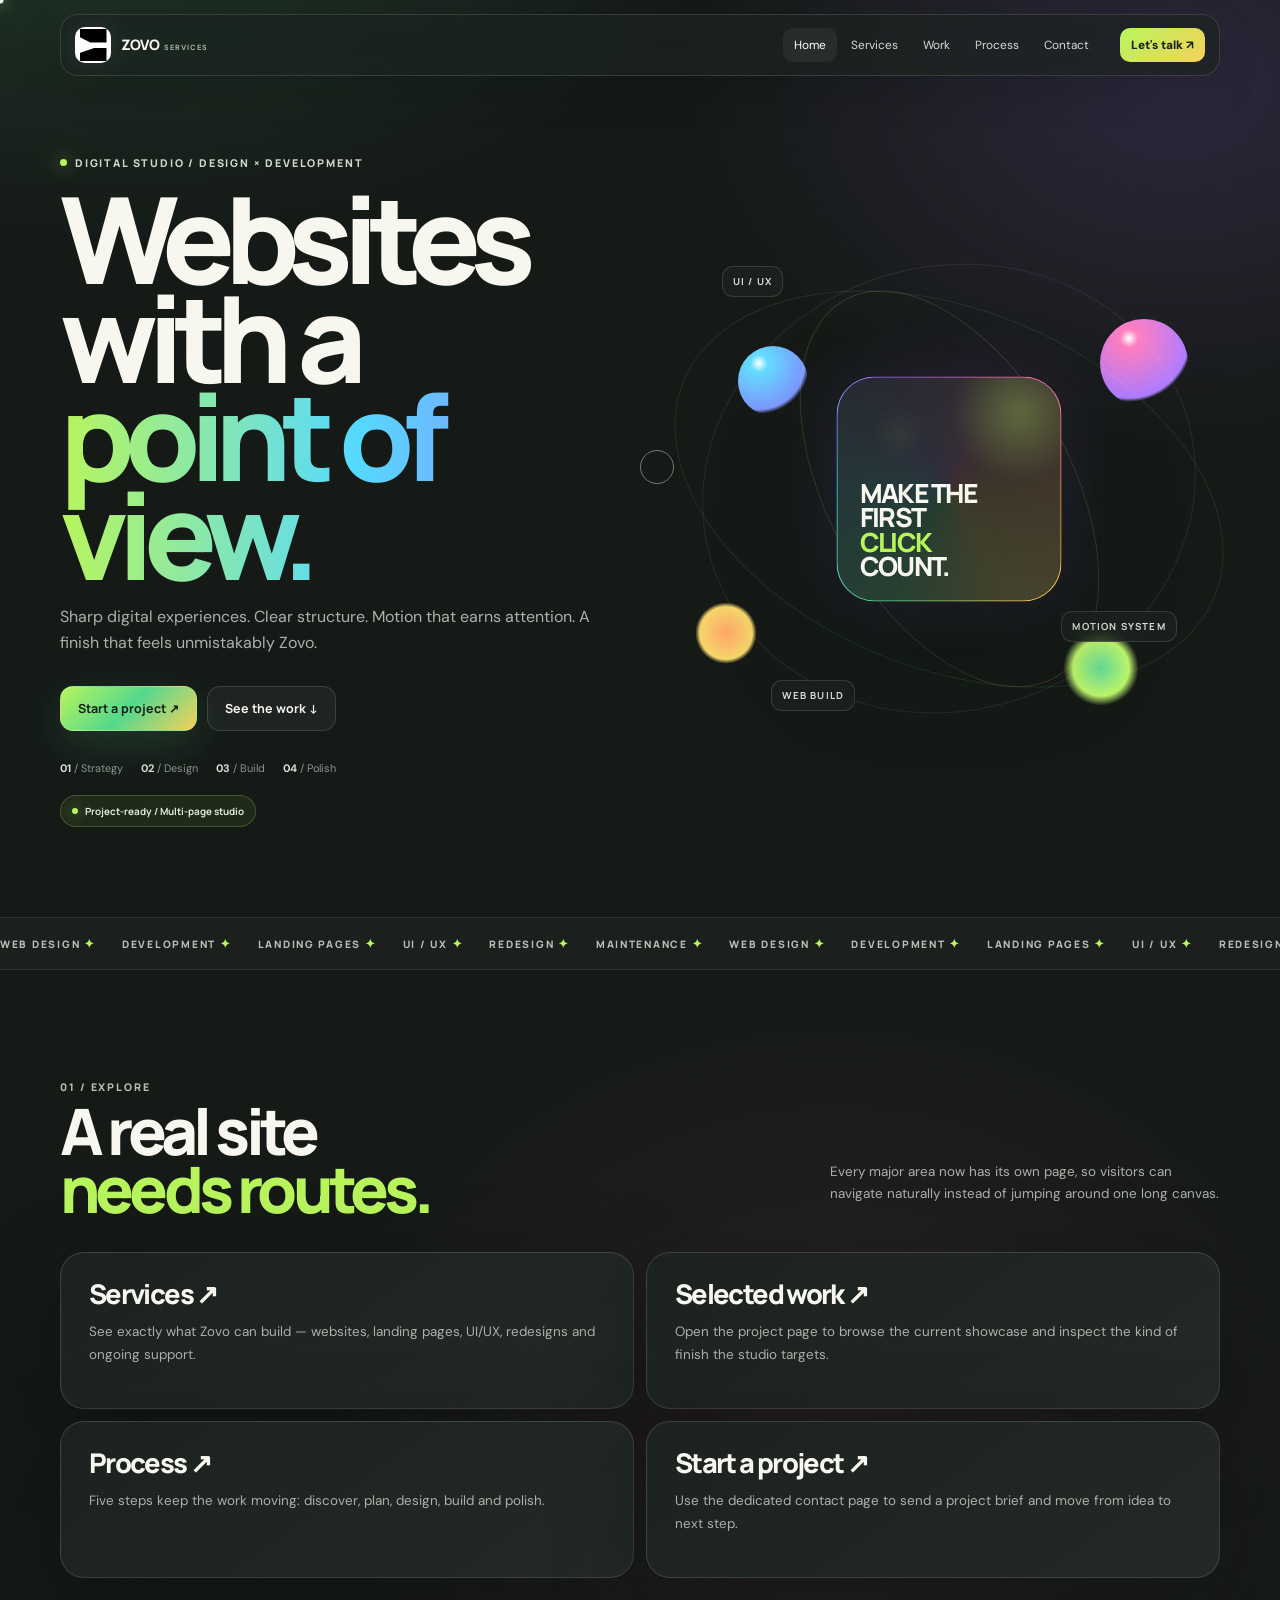
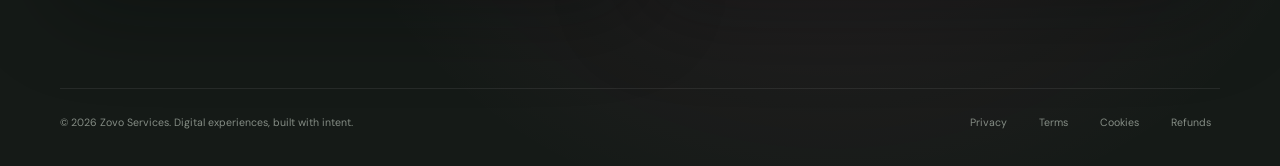
<file: index.html>
<!doctype html>
<html lang="en">
<head>
<meta charset="utf-8">
<meta name="viewport" content="width=device-width,initial-scale=1,viewport-fit=cover">
<meta name="theme-color" content="#151a17">
<meta name="description" content="Zovo Services — premium websites, digital experiences and visual systems.">
<title>Zovo Services — Digital Studio</title>
<link rel="stylesheet" href="styles.css">
</head>
<body>
<div class="progress"><span id="progress"></span></div>
<div class="cursor-ring" id="cursorRing"></div><div class="cursor" id="cursor"></div>
<div class="toast" id="toast"></div>

<nav class="nav">
  <a class="logo" href="index.html" aria-label="Zovo Services home">
    <span class="logo-mark" aria-hidden="true"><i></i></span>
    <span class="logo-wordmark"><strong>ZOVO</strong><em>SERVICES</em></span>
  </a>
  <div class="nav-links" id="navLinks">
      <a href="index.html" class="page-nav-current">Home</a>
      <a href="services.html" class="">Services</a>
      <a href="work.html" class="">Work</a>
      <a href="process.html" class="">Process</a>
      <a href="contact.html" class="">Contact</a>
  </div>
  <a class="nav-cta" href="contact.html">Let's talk ↗</a>
  <button class="menu" id="menu" aria-label="Open menu"><span></span></button>
</nav>

<main id="top">

<section class="hero">
  <div class="hero-grid">
    <div class="reveal">
      <div class="eyebrow"><b></b> DIGITAL STUDIO / DESIGN × DEVELOPMENT</div>
      <h1><span class="line">Websites</span><span class="line">with a</span><span class="line gradient">point of view.</span></h1>
      <p class="hero-copy">Sharp digital experiences. Clear structure. Motion that earns attention. A finish that feels unmistakably Zovo.</p>
      <div class="actions">
        <a class="btn primary" href="contact.html" data-magnetic>Start a project ↗</a>
        <a class="btn secondary" href="work.html" data-magnetic>See the work ↓</a>
      </div>
      <div class="hero-meta"><span><strong>01</strong> / Strategy</span><span><strong>02</strong> / Design</span><span><strong>03</strong> / Build</span><span><strong>04</strong> / Polish</span></div>
      <div class="status-pill"><i></i> Project-ready / Multi-page studio</div>
    </div>
    <div class="hero-art reveal">
      <div class="orbit"></div><div class="orbit o2"></div><div class="orbit o3"></div>
      <div class="blob b1"><b></b></div><div class="blob b2"><b></b></div><div class="blob b3"><b></b></div><div class="blob b4"><b></b></div>
      <div class="art-label label1">UI / UX</div><div class="art-label label2">MOTION SYSTEM</div><div class="art-label label3">WEB BUILD</div>
      <div class="core"><div><span class="core-title">MAKE THE<br>FIRST<br><span style="color:var(--lime)">CLICK</span><br>COUNT.</span></div></div>
    </div>
  </div>
</section>

<div class="marquee" aria-hidden="true">
  <div class="track">
    <span>WEB DESIGN <b>✦</b></span><span>DEVELOPMENT <b>✦</b></span><span>LANDING PAGES <b>✦</b></span><span>UI / UX <b>✦</b></span><span>REDESIGN <b>✦</b></span><span>MAINTENANCE <b>✦</b></span>
    <span>WEB DESIGN <b>✦</b></span><span>DEVELOPMENT <b>✦</b></span><span>LANDING PAGES <b>✦</b></span><span>UI / UX <b>✦</b></span><span>REDESIGN <b>✦</b></span><span>MAINTENANCE <b>✦</b></span>
  </div>
</div>

<section class="section">
  <div class="section-head reveal">
    <div><div class="kicker">01 / Explore</div><h2>A real site<br><span>needs routes.</span></h2></div>
    <p class="note">Every major area now has its own page, so visitors can navigate naturally instead of jumping around one long canvas.</p>
  </div>
  <div class="content-grid">
    <a class="content-card reveal" data-tilt href="services.html"><h3>Services ↗</h3><p>See exactly what Zovo can build — websites, landing pages, UI/UX, redesigns and ongoing support.</p></a>
    <a class="content-card reveal" data-tilt href="work.html"><h3>Selected work ↗</h3><p>Open the project page to browse the current showcase and inspect the kind of finish the studio targets.</p></a>
    <a class="content-card reveal" data-tilt href="process.html"><h3>Process ↗</h3><p>Five steps keep the work moving: discover, plan, design, build and polish.</p></a>
    <a class="content-card reveal" data-tilt href="contact.html"><h3>Start a project ↗</h3><p>Use the dedicated contact page to send a project brief and move from idea to next step.</p></a>
  </div>
</section>

</main>

<footer class="footer">
  <div class="footer-inner">
    <span>© <span id="year"></span> Zovo Services. Digital experiences, built with intent.</span>
    <div class="site-footer-links">
      <a href="privacy-policy.html">Privacy</a>
      <a href="terms-and-conditions.html">Terms</a>
      <a href="cookie-policy.html">Cookies</a>
      <a href="refund-policy.html">Refunds</a>
    </div>
  </div>
</footer>

<script src="script.js"></script>
</body>
</html>
</file>
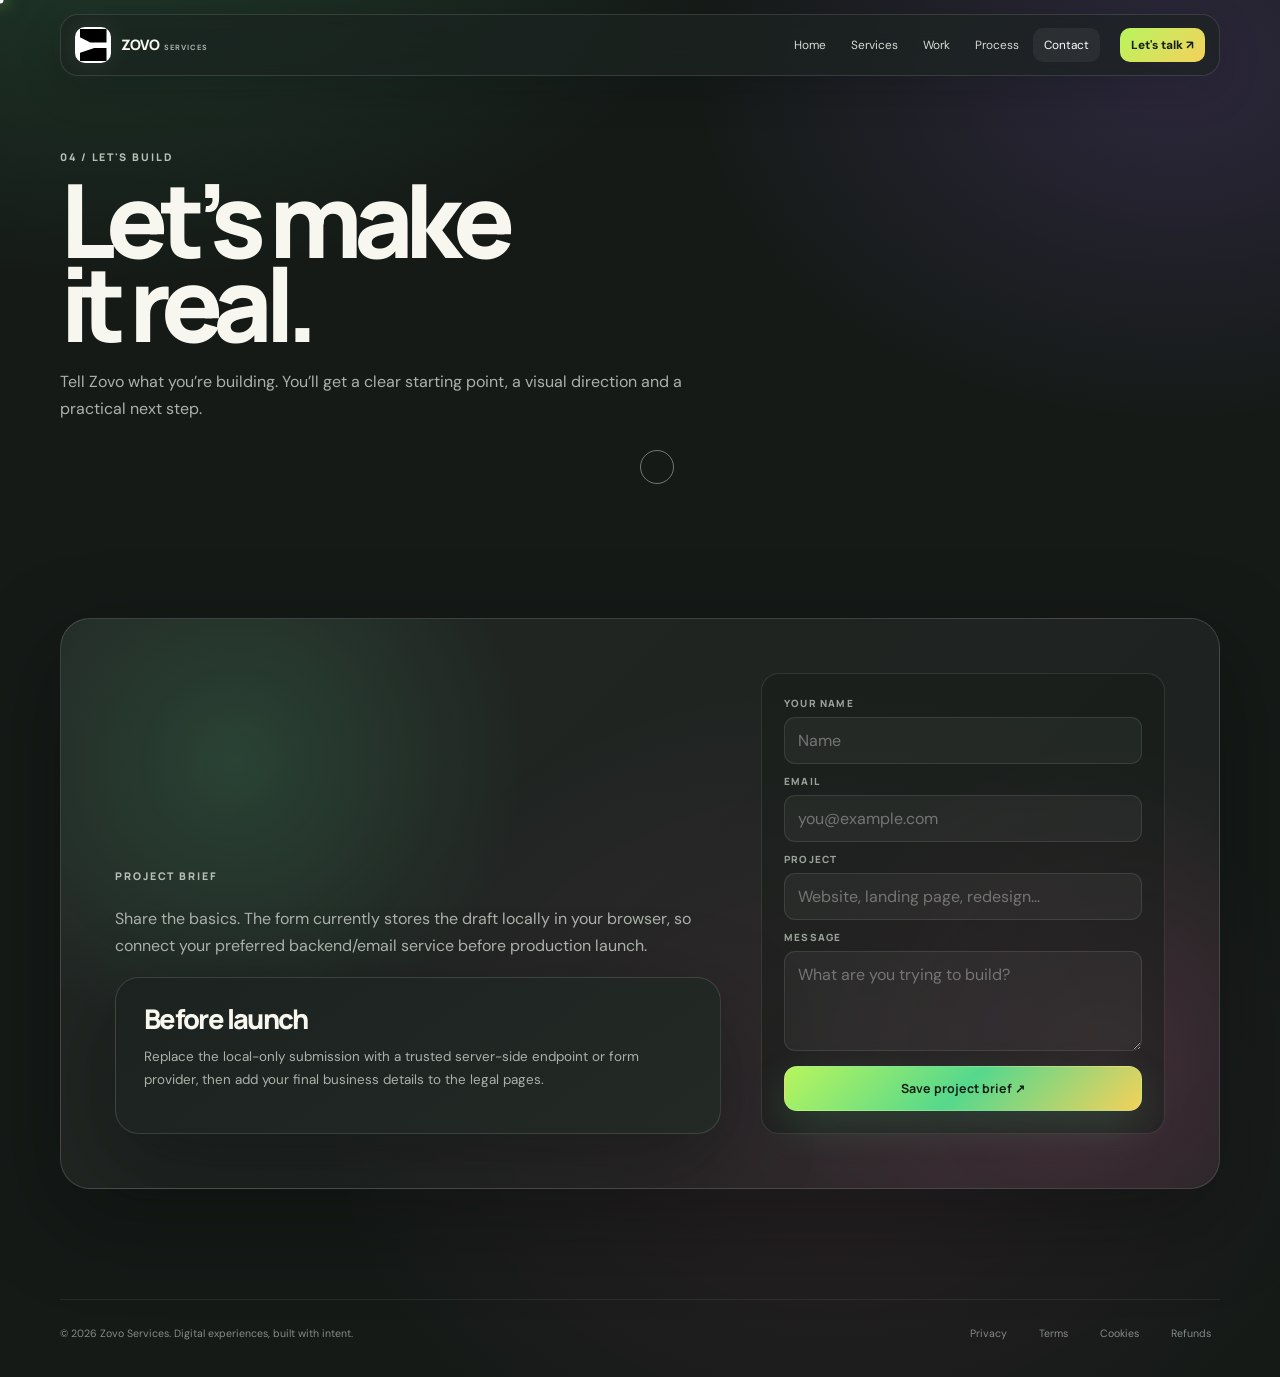
<file: contact.html>
<!doctype html>
<html lang="en">
<head>
<meta charset="utf-8">
<meta name="viewport" content="width=device-width,initial-scale=1,viewport-fit=cover">
<meta name="theme-color" content="#151a17">
<meta name="description" content="Zovo Services — premium websites, digital experiences and visual systems.">
<title>Zovo Services — Contact</title>
<link rel="stylesheet" href="styles.css">
</head>
<body>
<div class="progress"><span id="progress"></span></div>
<div class="cursor-ring" id="cursorRing"></div><div class="cursor" id="cursor"></div>
<div class="toast" id="toast"></div>

<nav class="nav">
  <a class="logo" href="index.html" aria-label="Zovo Services home">
    <span class="logo-mark" aria-hidden="true"><i></i></span>
    <span class="logo-wordmark"><strong>ZOVO</strong><em>SERVICES</em></span>
  </a>
  <div class="nav-links" id="navLinks">
      <a href="index.html" class="">Home</a>
      <a href="services.html" class="">Services</a>
      <a href="work.html" class="">Work</a>
      <a href="process.html" class="">Process</a>
      <a href="contact.html" class="page-nav-current">Contact</a>
  </div>
  <a class="nav-cta" href="contact.html">Let's talk ↗</a>
  <button class="menu" id="menu" aria-label="Open menu"><span></span></button>
</nav>

<main id="top">

<section class="page-hero">
  <div class="reveal">
    <div class="kicker">04 / Let's build</div>
    <h1>Let’s make<br><span class="gradient">it real.</span></h1>
    <p class="page-hero-copy">Tell Zovo what you’re building. You’ll get a clear starting point, a visual direction and a practical next step.</p>
  </div>
</section>
<section class="section">
  <div class="cta-card reveal">
    <div class="cta-grid">
      <div>
        <div class="kicker">Project brief</div>
        <p class="page-hero-copy">Share the basics. The form currently stores the draft locally in your browser, so connect your preferred backend/email service before production launch.</p>
        <div class="content-card" style="margin-top:18px">
          <h3>Before launch</h3>
          <p>Replace the local-only submission with a trusted server-side endpoint or form provider, then add your final business details to the legal pages.</p>
        </div>
      </div>
      <form class="contact-box" id="contactForm">
        <label for="name">YOUR NAME</label>
        <input class="field" id="name" required placeholder="Name">
        <label for="email">EMAIL</label>
        <input class="field" id="email" type="email" required placeholder="you@example.com">
        <label for="project">PROJECT</label>
        <input class="field" id="project" required placeholder="Website, landing page, redesign…">
        <label for="message">MESSAGE</label>
        <textarea class="field" id="message" required placeholder="What are you trying to build?"></textarea>
        <button class="btn primary" type="submit" data-magnetic>Save project brief ↗</button>
      </form>
    </div>
  </div>
</section>

</main>

<footer class="footer">
  <div class="footer-inner">
    <span>© <span id="year"></span> Zovo Services. Digital experiences, built with intent.</span>
    <div class="site-footer-links">
      <a href="privacy-policy.html">Privacy</a>
      <a href="terms-and-conditions.html">Terms</a>
      <a href="cookie-policy.html">Cookies</a>
      <a href="refund-policy.html">Refunds</a>
    </div>
  </div>
</footer>

<script src="script.js"></script>
</body>
</html>
</file>
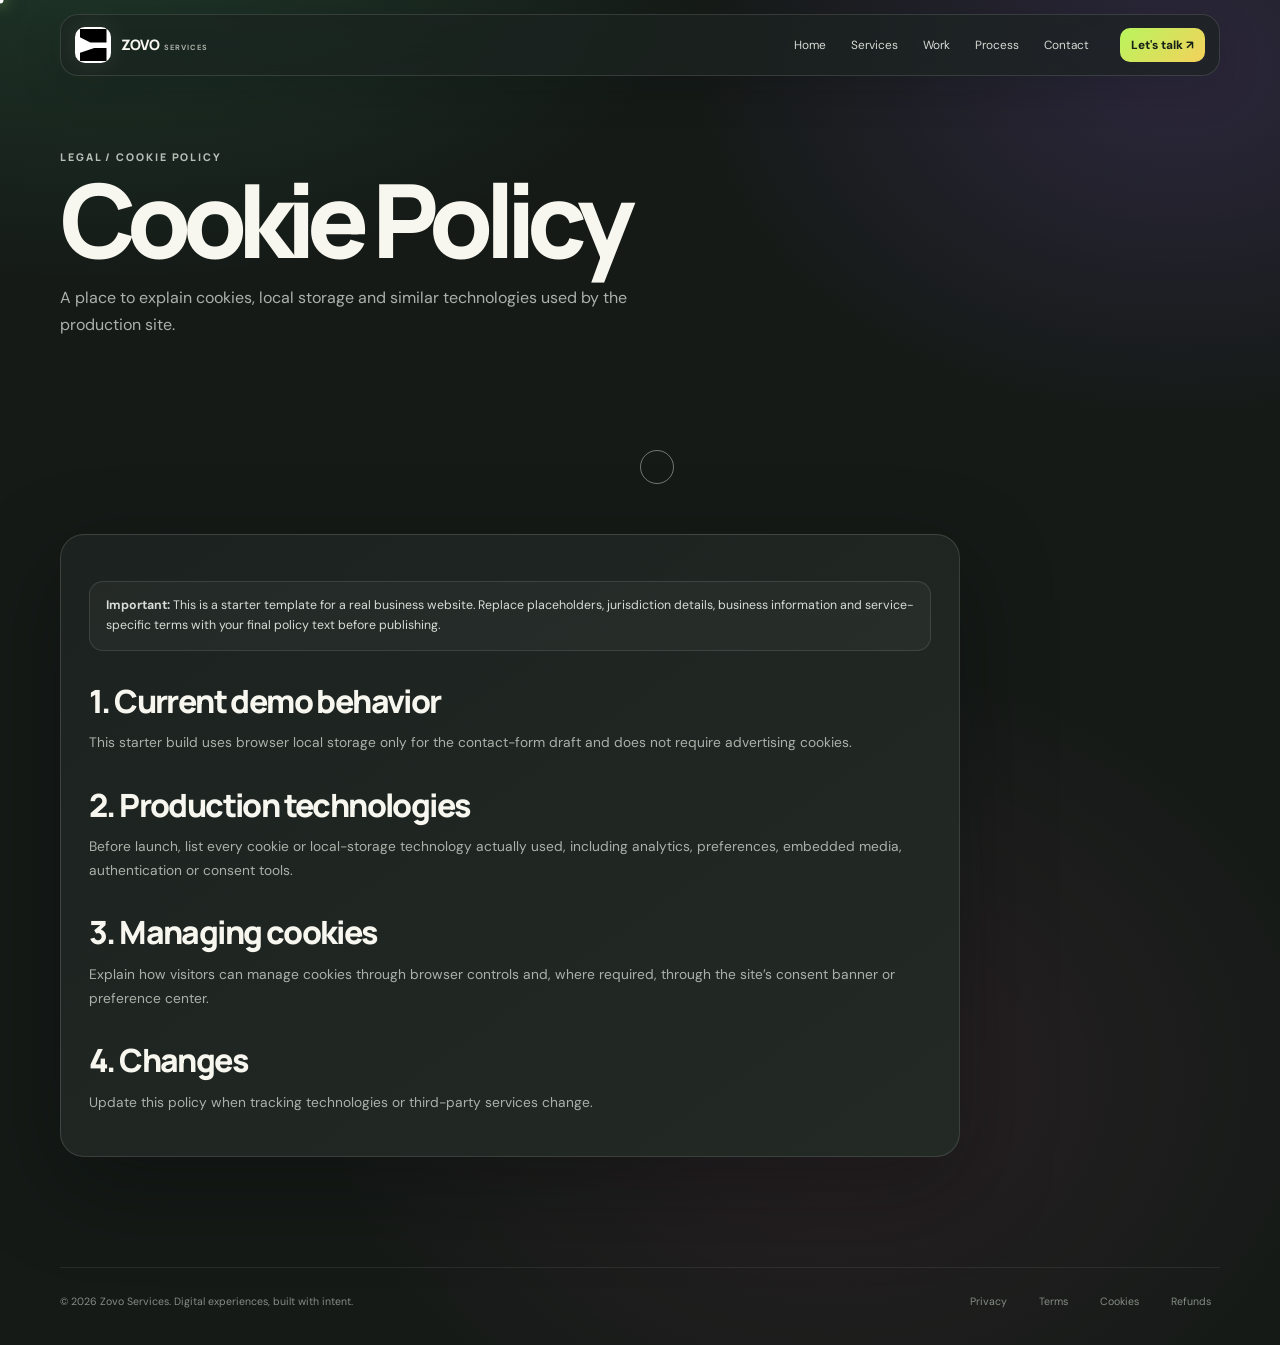
<file: cookie-policy.html>
<!doctype html>
<html lang="en">
<head>
<meta charset="utf-8">
<meta name="viewport" content="width=device-width,initial-scale=1,viewport-fit=cover">
<meta name="theme-color" content="#151a17">
<meta name="description" content="Zovo Services — premium websites, digital experiences and visual systems.">
<title>Zovo Services — Cookie Policy</title>
<link rel="stylesheet" href="styles.css">
</head>
<body>
<div class="progress"><span id="progress"></span></div>
<div class="cursor-ring" id="cursorRing"></div><div class="cursor" id="cursor"></div>
<div class="toast" id="toast"></div>

<nav class="nav">
  <a class="logo" href="index.html" aria-label="Zovo Services home">
    <span class="logo-mark" aria-hidden="true"><i></i></span>
    <span class="logo-wordmark"><strong>ZOVO</strong><em>SERVICES</em></span>
  </a>
  <div class="nav-links" id="navLinks">
      <a href="index.html" class="">Home</a>
      <a href="services.html" class="">Services</a>
      <a href="work.html" class="">Work</a>
      <a href="process.html" class="">Process</a>
      <a href="contact.html" class="">Contact</a>
  </div>
  <a class="nav-cta" href="contact.html">Let's talk ↗</a>
  <button class="menu" id="menu" aria-label="Open menu"><span></span></button>
</nav>

<main id="top">

<section class="page-hero">
  <div class="reveal">
    <div class="kicker">LEGAL / COOKIE POLICY</div>
    <h1>Cookie Policy</h1>
    <p class="page-hero-copy">A place to explain cookies, local storage and similar technologies used by the production site.</p>
  </div>
</section>
<section class="section">
  <div class="content-card legal-wrap reveal">
    <div class="legal-note"><strong>Important:</strong> This is a starter template for a real business website. Replace placeholders, jurisdiction details, business information and service-specific terms with your final policy text before publishing.</div>

<h2>1. Current demo behavior</h2>
<p>This starter build uses browser local storage only for the contact-form draft and does not require advertising cookies.</p>
<h2>2. Production technologies</h2>
<p>Before launch, list every cookie or local-storage technology actually used, including analytics, preferences, embedded media, authentication or consent tools.</p>
<h2>3. Managing cookies</h2>
<p>Explain how visitors can manage cookies through browser controls and, where required, through the site’s consent banner or preference center.</p>
<h2>4. Changes</h2>
<p>Update this policy when tracking technologies or third-party services change.</p>
</div>
</section>
</main>

<footer class="footer">
  <div class="footer-inner">
    <span>© <span id="year"></span> Zovo Services. Digital experiences, built with intent.</span>
    <div class="site-footer-links">
      <a href="privacy-policy.html">Privacy</a>
      <a href="terms-and-conditions.html">Terms</a>
      <a href="cookie-policy.html">Cookies</a>
      <a href="refund-policy.html">Refunds</a>
    </div>
  </div>
</footer>

<script src="script.js"></script>
</body>
</html>
</file>
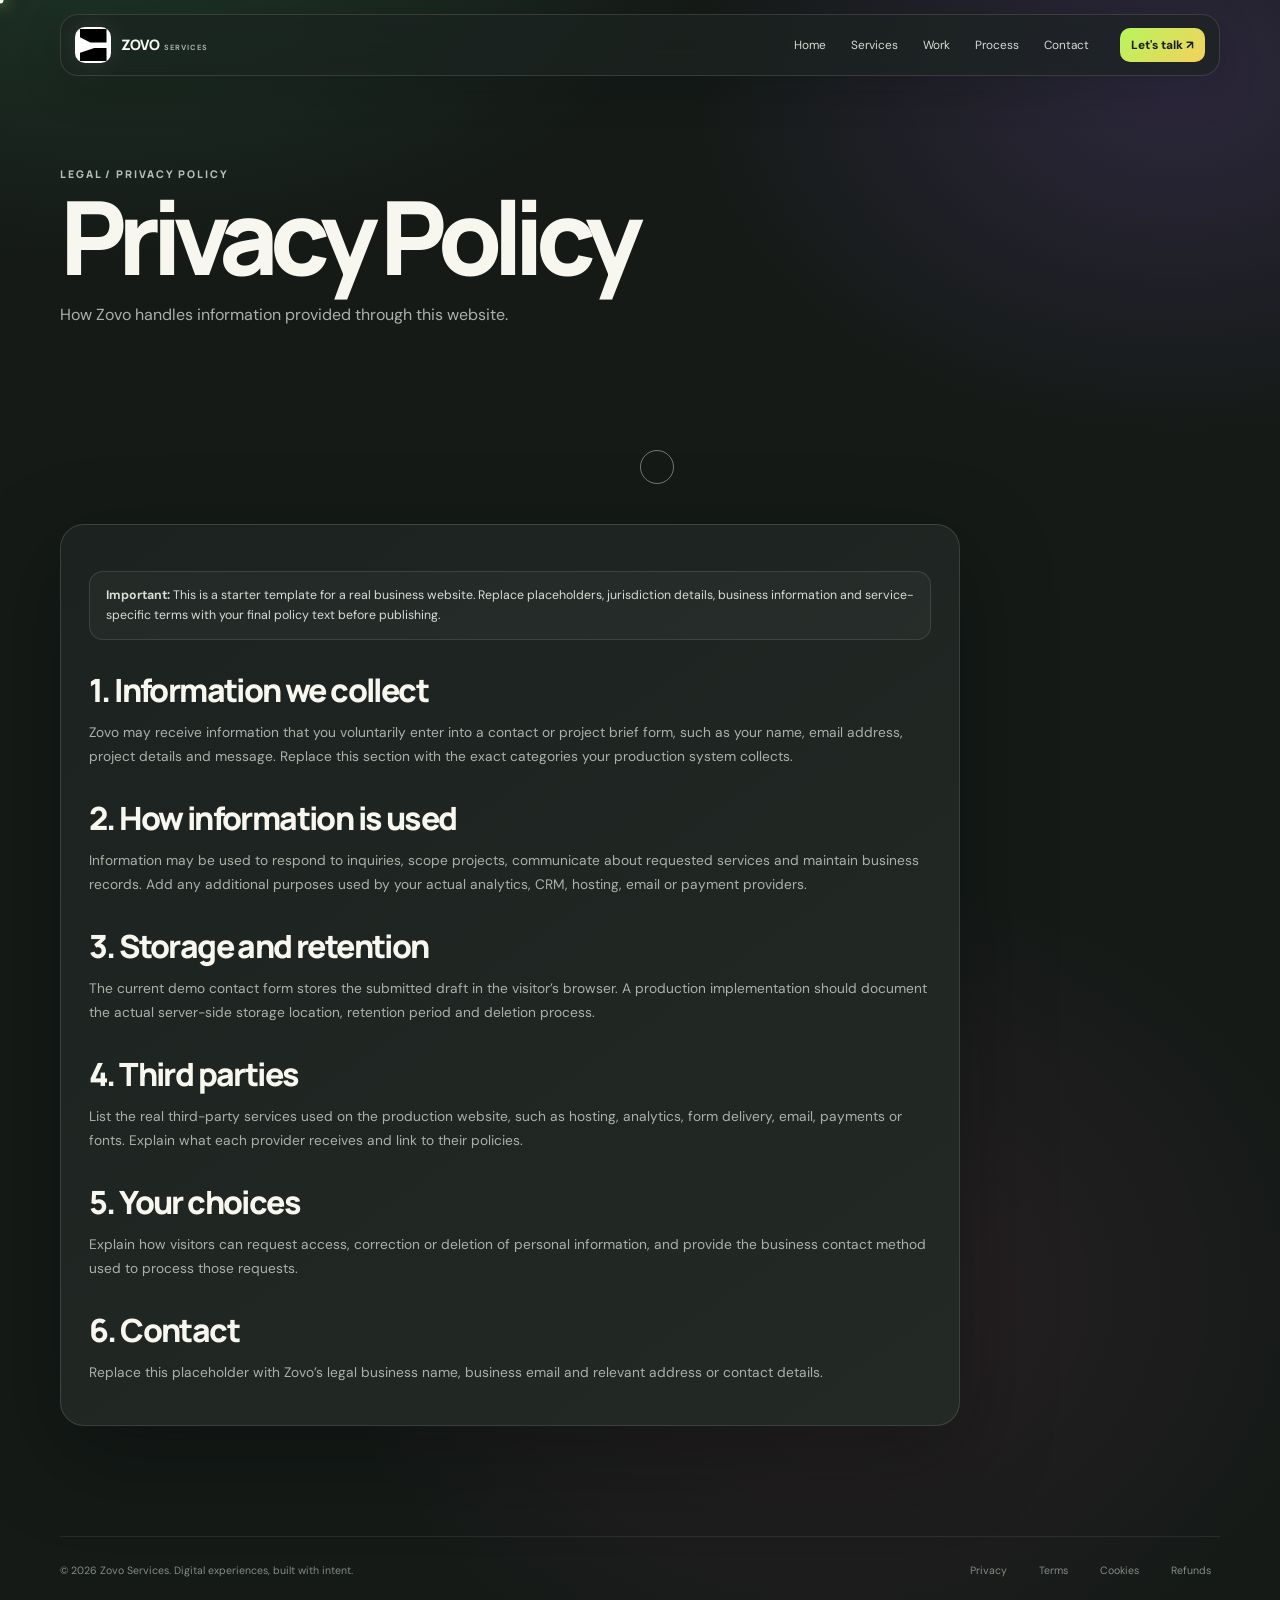
<file: privacy-policy.html>
<!doctype html>
<html lang="en">
<head>
<meta charset="utf-8">
<meta name="viewport" content="width=device-width,initial-scale=1,viewport-fit=cover">
<meta name="theme-color" content="#151a17">
<meta name="description" content="Zovo Services — premium websites, digital experiences and visual systems.">
<title>Zovo Services — Privacy Policy</title>
<link rel="stylesheet" href="styles.css">
</head>
<body>
<div class="progress"><span id="progress"></span></div>
<div class="cursor-ring" id="cursorRing"></div><div class="cursor" id="cursor"></div>
<div class="toast" id="toast"></div>

<nav class="nav">
  <a class="logo" href="index.html" aria-label="Zovo Services home">
    <span class="logo-mark" aria-hidden="true"><i></i></span>
    <span class="logo-wordmark"><strong>ZOVO</strong><em>SERVICES</em></span>
  </a>
  <div class="nav-links" id="navLinks">
      <a href="index.html" class="">Home</a>
      <a href="services.html" class="">Services</a>
      <a href="work.html" class="">Work</a>
      <a href="process.html" class="">Process</a>
      <a href="contact.html" class="">Contact</a>
  </div>
  <a class="nav-cta" href="contact.html">Let's talk ↗</a>
  <button class="menu" id="menu" aria-label="Open menu"><span></span></button>
</nav>

<main id="top">

<section class="page-hero">
  <div class="reveal">
    <div class="kicker">LEGAL / PRIVACY POLICY</div>
    <h1>Privacy Policy</h1>
    <p class="page-hero-copy">How Zovo handles information provided through this website.</p>
  </div>
</section>
<section class="section">
  <div class="content-card legal-wrap reveal">
    <div class="legal-note"><strong>Important:</strong> This is a starter template for a real business website. Replace placeholders, jurisdiction details, business information and service-specific terms with your final policy text before publishing.</div>

<h2>1. Information we collect</h2>
<p>Zovo may receive information that you voluntarily enter into a contact or project brief form, such as your name, email address, project details and message. Replace this section with the exact categories your production system collects.</p>
<h2>2. How information is used</h2>
<p>Information may be used to respond to inquiries, scope projects, communicate about requested services and maintain business records. Add any additional purposes used by your actual analytics, CRM, hosting, email or payment providers.</p>
<h2>3. Storage and retention</h2>
<p>The current demo contact form stores the submitted draft in the visitor’s browser. A production implementation should document the actual server-side storage location, retention period and deletion process.</p>
<h2>4. Third parties</h2>
<p>List the real third-party services used on the production website, such as hosting, analytics, form delivery, email, payments or fonts. Explain what each provider receives and link to their policies.</p>
<h2>5. Your choices</h2>
<p>Explain how visitors can request access, correction or deletion of personal information, and provide the business contact method used to process those requests.</p>
<h2>6. Contact</h2>
<p>Replace this placeholder with Zovo’s legal business name, business email and relevant address or contact details.</p>
</div>
</section>
</main>

<footer class="footer">
  <div class="footer-inner">
    <span>© <span id="year"></span> Zovo Services. Digital experiences, built with intent.</span>
    <div class="site-footer-links">
      <a href="privacy-policy.html">Privacy</a>
      <a href="terms-and-conditions.html">Terms</a>
      <a href="cookie-policy.html">Cookies</a>
      <a href="refund-policy.html">Refunds</a>
    </div>
  </div>
</footer>

<script src="script.js"></script>
</body>
</html>
</file>
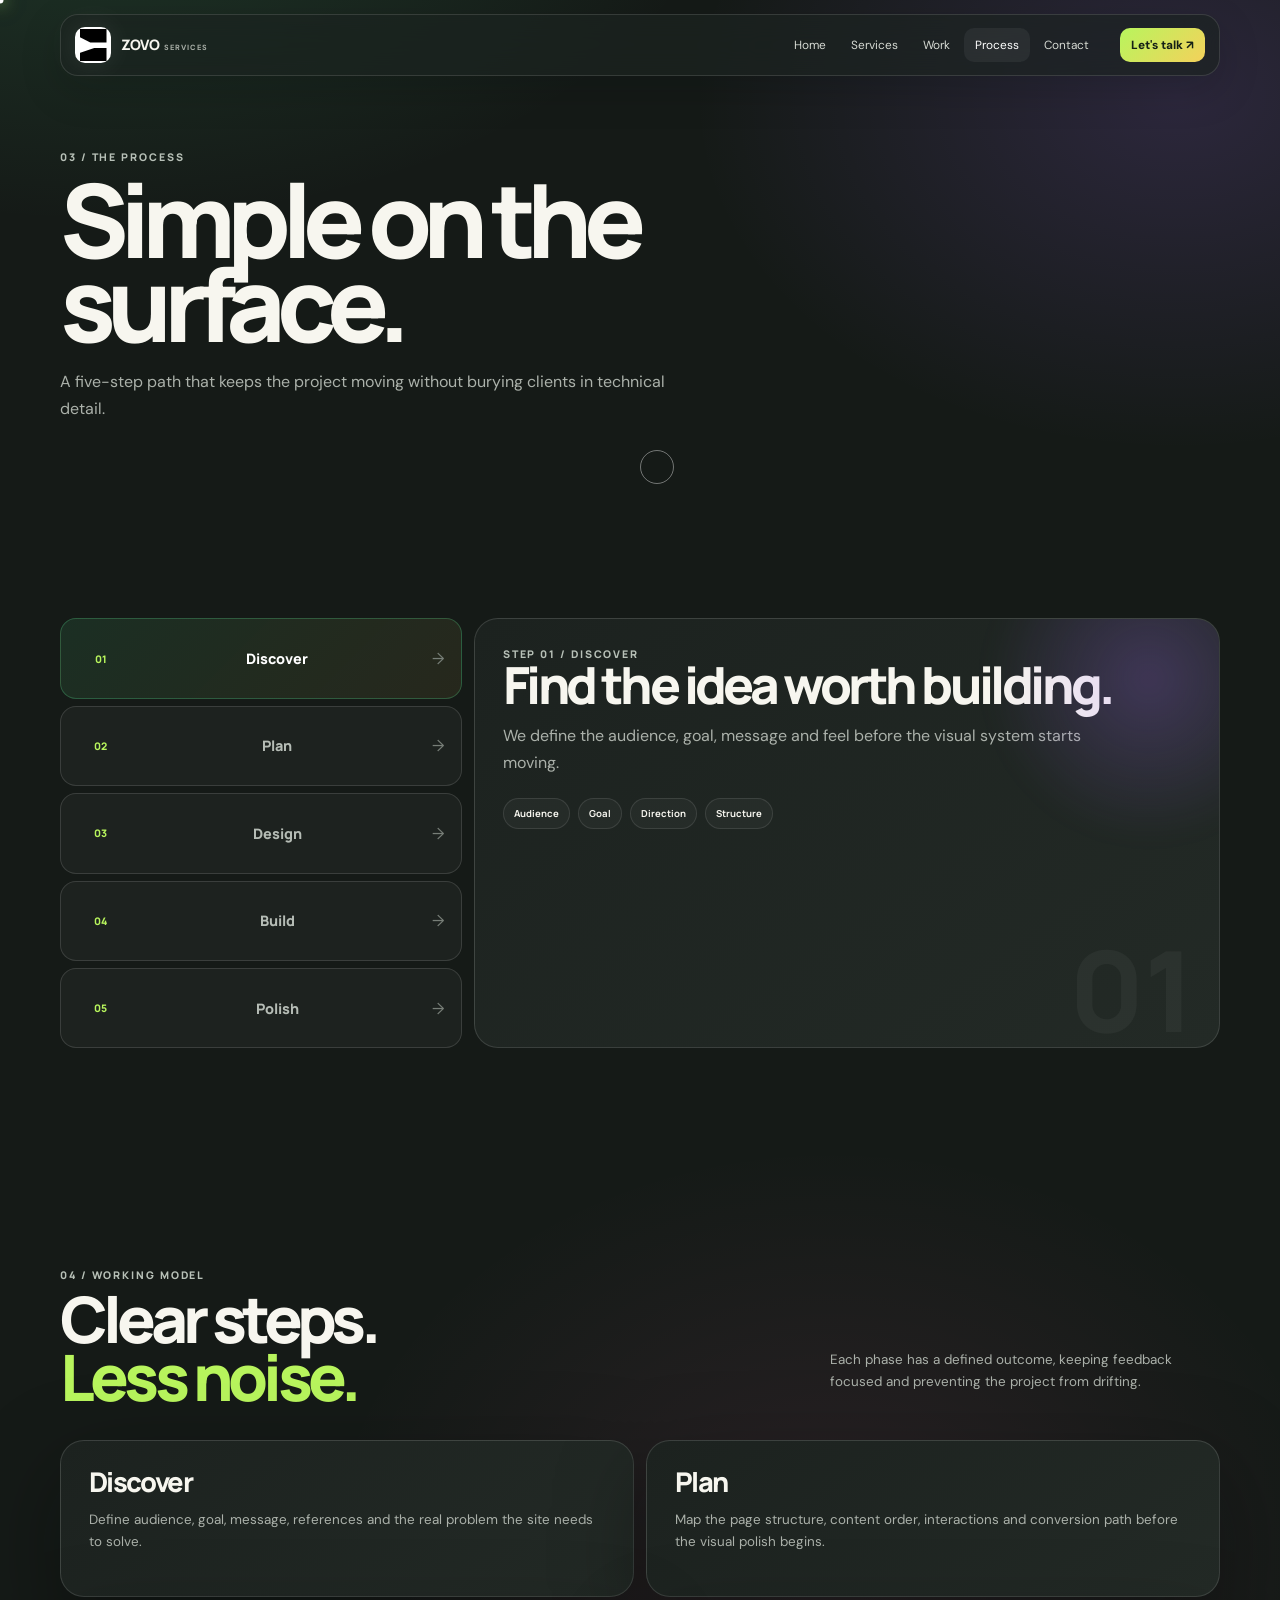
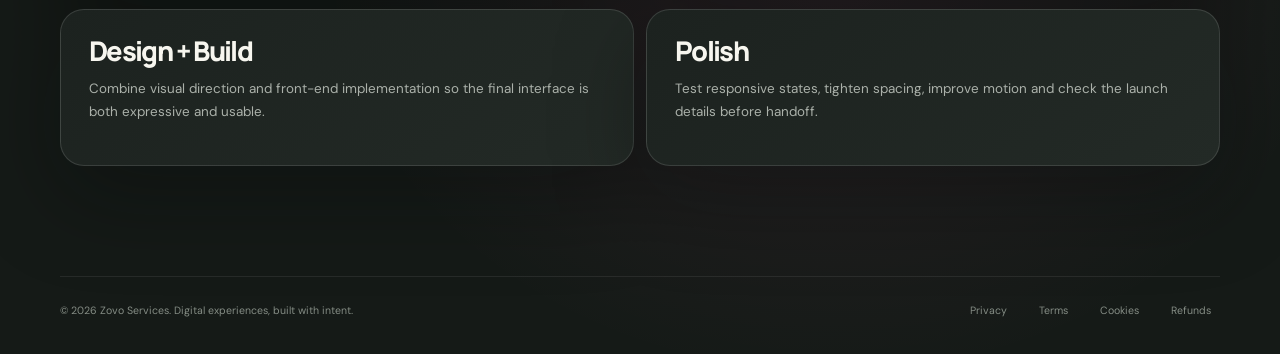
<file: process.html>
<!doctype html>
<html lang="en">
<head>
<meta charset="utf-8">
<meta name="viewport" content="width=device-width,initial-scale=1,viewport-fit=cover">
<meta name="theme-color" content="#151a17">
<meta name="description" content="Zovo Services — premium websites, digital experiences and visual systems.">
<title>Zovo Services — Process</title>
<link rel="stylesheet" href="styles.css">
</head>
<body>
<div class="progress"><span id="progress"></span></div>
<div class="cursor-ring" id="cursorRing"></div><div class="cursor" id="cursor"></div>
<div class="toast" id="toast"></div>

<nav class="nav">
  <a class="logo" href="index.html" aria-label="Zovo Services home">
    <span class="logo-mark" aria-hidden="true"><i></i></span>
    <span class="logo-wordmark"><strong>ZOVO</strong><em>SERVICES</em></span>
  </a>
  <div class="nav-links" id="navLinks">
      <a href="index.html" class="">Home</a>
      <a href="services.html" class="">Services</a>
      <a href="work.html" class="">Work</a>
      <a href="process.html" class="page-nav-current">Process</a>
      <a href="contact.html" class="">Contact</a>
  </div>
  <a class="nav-cta" href="contact.html">Let's talk ↗</a>
  <button class="menu" id="menu" aria-label="Open menu"><span></span></button>
</nav>

<main id="top">

<section class="page-hero">
  <div class="reveal">
    <div class="kicker">03 / The process</div>
    <h1>Simple on the<br><span class="gradient">surface.</span></h1>
    <p class="page-hero-copy">A five-step path that keeps the project moving without burying clients in technical detail.</p>
  </div>
</section>
<section class="section">
  <div class="process">
    <div class="process-list reveal" id="processList">
      <button class="step active" data-step="0"><span class="num">01</span><strong>Discover</strong><em>→</em></button>
      <button class="step" data-step="1"><span class="num">02</span><strong>Plan</strong><em>→</em></button>
      <button class="step" data-step="2"><span class="num">03</span><strong>Design</strong><em>→</em></button>
      <button class="step" data-step="3"><span class="num">04</span><strong>Build</strong><em>→</em></button>
      <button class="step" data-step="4"><span class="num">05</span><strong>Polish</strong><em>→</em></button>
    </div>
    <article class="process-stage reveal" id="processStage">
      <div class="kicker" id="stepKicker">STEP 01 / DISCOVER</div>
      <h3 id="stepTitle">Find the idea worth building.</h3>
      <p id="stepDesc">We define the audience, goal, message and feel before the visual system starts moving.</p>
      <div class="stage-tags" id="stageTags"><span>Audience</span><span>Goal</span><span>Direction</span><span>Structure</span></div>
      <div class="stage-number" id="stageNo">01</div>
    </article>
  </div>
</section>
<section class="section">
  <div class="section-head reveal">
    <div><div class="kicker">04 / Working model</div><h2>Clear steps.<br><span>Less noise.</span></h2></div>
    <p class="note">Each phase has a defined outcome, keeping feedback focused and preventing the project from drifting.</p>
  </div>
  <div class="content-grid">
    <div class="content-card reveal"><h3>Discover</h3><p>Define audience, goal, message, references and the real problem the site needs to solve.</p></div>
    <div class="content-card reveal"><h3>Plan</h3><p>Map the page structure, content order, interactions and conversion path before the visual polish begins.</p></div>
    <div class="content-card reveal"><h3>Design + Build</h3><p>Combine visual direction and front-end implementation so the final interface is both expressive and usable.</p></div>
    <div class="content-card reveal"><h3>Polish</h3><p>Test responsive states, tighten spacing, improve motion and check the launch details before handoff.</p></div>
  </div>
</section>

</main>

<footer class="footer">
  <div class="footer-inner">
    <span>© <span id="year"></span> Zovo Services. Digital experiences, built with intent.</span>
    <div class="site-footer-links">
      <a href="privacy-policy.html">Privacy</a>
      <a href="terms-and-conditions.html">Terms</a>
      <a href="cookie-policy.html">Cookies</a>
      <a href="refund-policy.html">Refunds</a>
    </div>
  </div>
</footer>

<script src="script.js"></script>
</body>
</html>
</file>
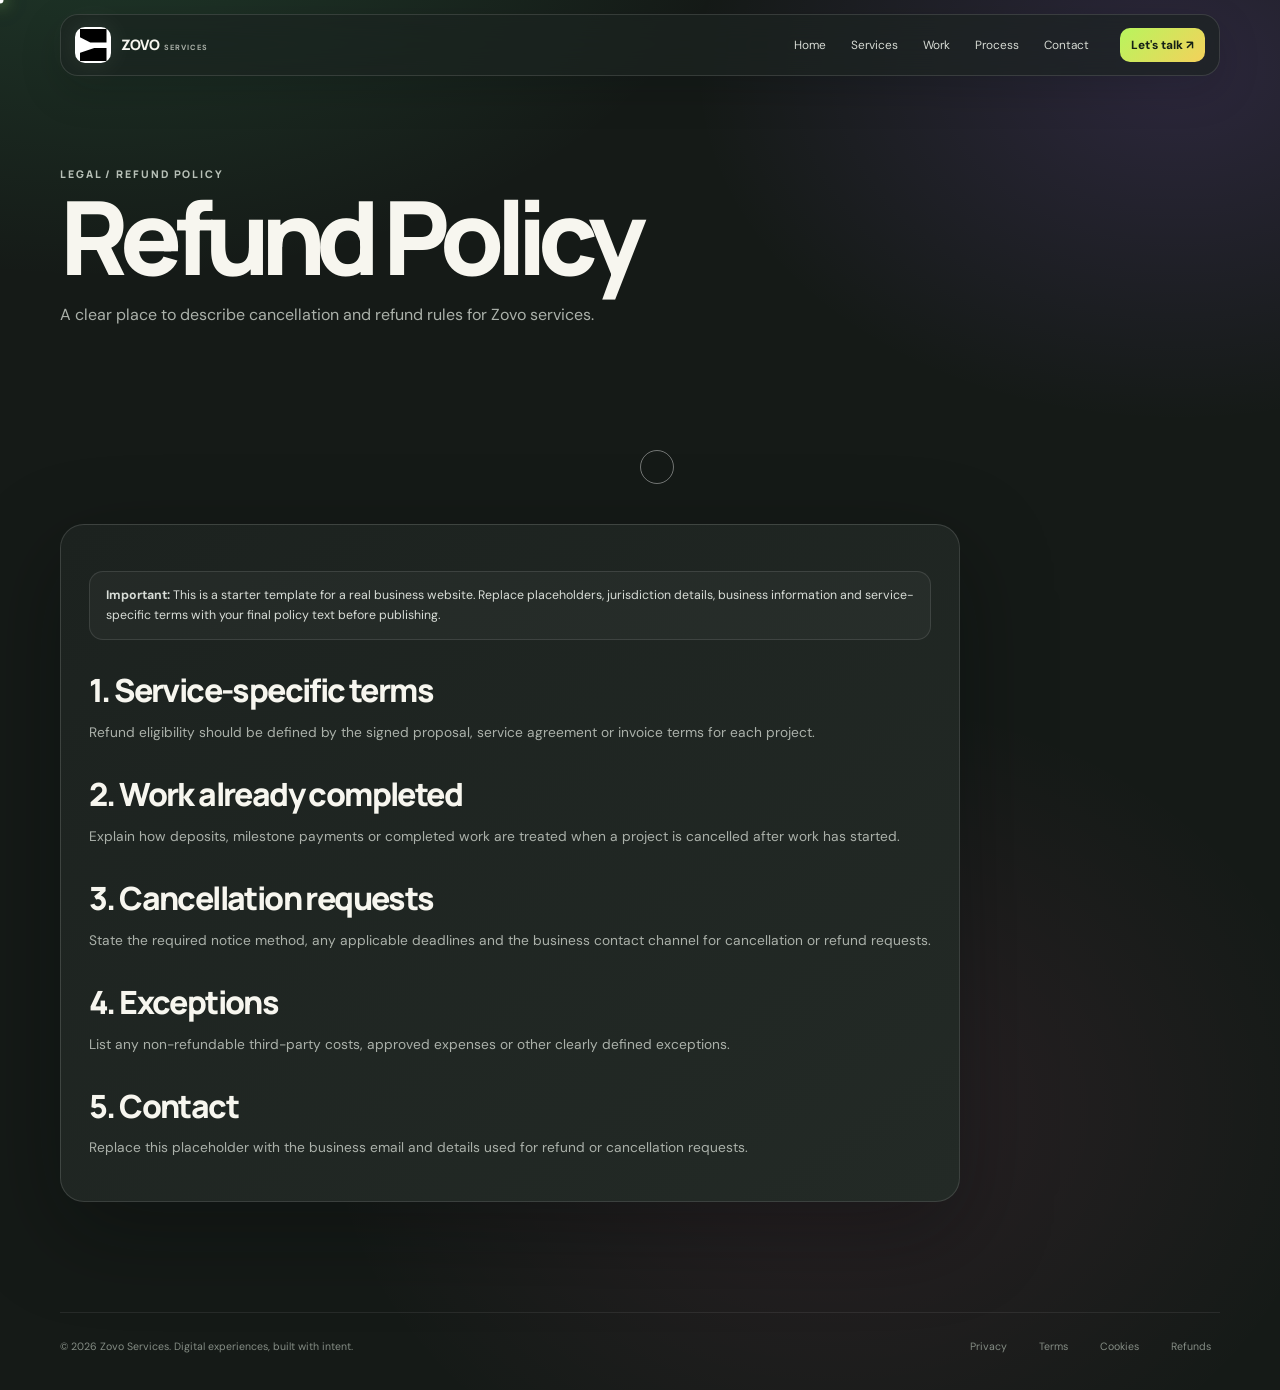
<file: refund-policy.html>
<!doctype html>
<html lang="en">
<head>
<meta charset="utf-8">
<meta name="viewport" content="width=device-width,initial-scale=1,viewport-fit=cover">
<meta name="theme-color" content="#151a17">
<meta name="description" content="Zovo Services — premium websites, digital experiences and visual systems.">
<title>Zovo Services — Refund Policy</title>
<link rel="stylesheet" href="styles.css">
</head>
<body>
<div class="progress"><span id="progress"></span></div>
<div class="cursor-ring" id="cursorRing"></div><div class="cursor" id="cursor"></div>
<div class="toast" id="toast"></div>

<nav class="nav">
  <a class="logo" href="index.html" aria-label="Zovo Services home">
    <span class="logo-mark" aria-hidden="true"><i></i></span>
    <span class="logo-wordmark"><strong>ZOVO</strong><em>SERVICES</em></span>
  </a>
  <div class="nav-links" id="navLinks">
      <a href="index.html" class="">Home</a>
      <a href="services.html" class="">Services</a>
      <a href="work.html" class="">Work</a>
      <a href="process.html" class="">Process</a>
      <a href="contact.html" class="">Contact</a>
  </div>
  <a class="nav-cta" href="contact.html">Let's talk ↗</a>
  <button class="menu" id="menu" aria-label="Open menu"><span></span></button>
</nav>

<main id="top">

<section class="page-hero">
  <div class="reveal">
    <div class="kicker">LEGAL / REFUND POLICY</div>
    <h1>Refund Policy</h1>
    <p class="page-hero-copy">A clear place to describe cancellation and refund rules for Zovo services.</p>
  </div>
</section>
<section class="section">
  <div class="content-card legal-wrap reveal">
    <div class="legal-note"><strong>Important:</strong> This is a starter template for a real business website. Replace placeholders, jurisdiction details, business information and service-specific terms with your final policy text before publishing.</div>

<h2>1. Service-specific terms</h2>
<p>Refund eligibility should be defined by the signed proposal, service agreement or invoice terms for each project.</p>
<h2>2. Work already completed</h2>
<p>Explain how deposits, milestone payments or completed work are treated when a project is cancelled after work has started.</p>
<h2>3. Cancellation requests</h2>
<p>State the required notice method, any applicable deadlines and the business contact channel for cancellation or refund requests.</p>
<h2>4. Exceptions</h2>
<p>List any non-refundable third-party costs, approved expenses or other clearly defined exceptions.</p>
<h2>5. Contact</h2>
<p>Replace this placeholder with the business email and details used for refund or cancellation requests.</p>
</div>
</section>
</main>

<footer class="footer">
  <div class="footer-inner">
    <span>© <span id="year"></span> Zovo Services. Digital experiences, built with intent.</span>
    <div class="site-footer-links">
      <a href="privacy-policy.html">Privacy</a>
      <a href="terms-and-conditions.html">Terms</a>
      <a href="cookie-policy.html">Cookies</a>
      <a href="refund-policy.html">Refunds</a>
    </div>
  </div>
</footer>

<script src="script.js"></script>
</body>
</html>
</file>
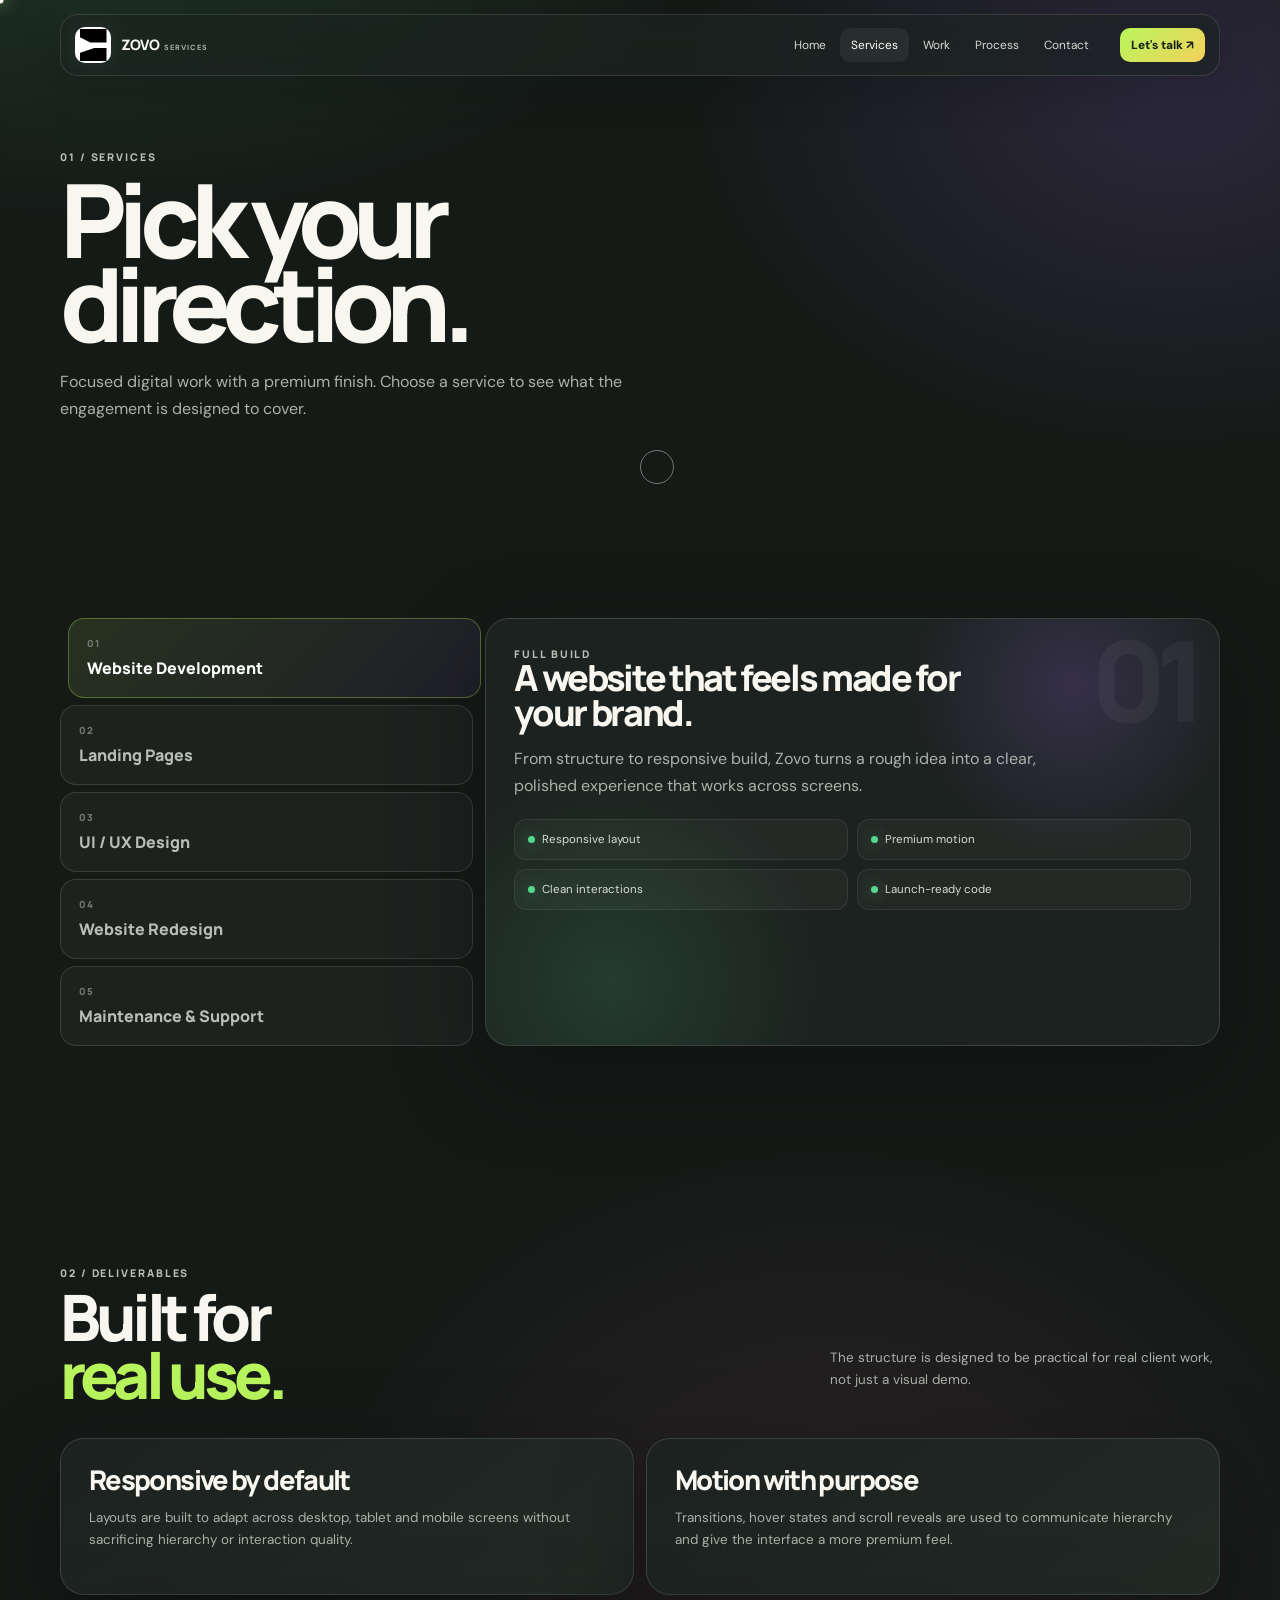
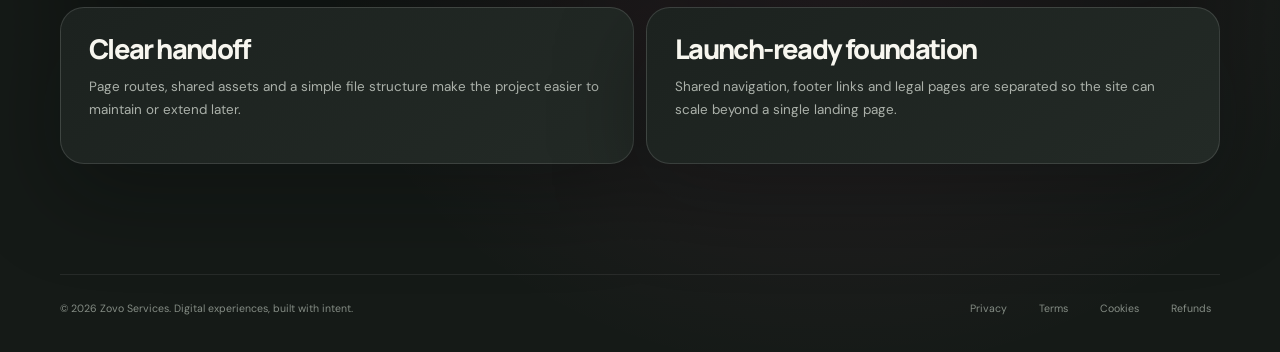
<file: services.html>
<!doctype html>
<html lang="en">
<head>
<meta charset="utf-8">
<meta name="viewport" content="width=device-width,initial-scale=1,viewport-fit=cover">
<meta name="theme-color" content="#151a17">
<meta name="description" content="Zovo Services — premium websites, digital experiences and visual systems.">
<title>Zovo Services — Services</title>
<link rel="stylesheet" href="styles.css">
</head>
<body>
<div class="progress"><span id="progress"></span></div>
<div class="cursor-ring" id="cursorRing"></div><div class="cursor" id="cursor"></div>
<div class="toast" id="toast"></div>

<nav class="nav">
  <a class="logo" href="index.html" aria-label="Zovo Services home">
    <span class="logo-mark" aria-hidden="true"><i></i></span>
    <span class="logo-wordmark"><strong>ZOVO</strong><em>SERVICES</em></span>
  </a>
  <div class="nav-links" id="navLinks">
      <a href="index.html" class="">Home</a>
      <a href="services.html" class="page-nav-current">Services</a>
      <a href="work.html" class="">Work</a>
      <a href="process.html" class="">Process</a>
      <a href="contact.html" class="">Contact</a>
  </div>
  <a class="nav-cta" href="contact.html">Let's talk ↗</a>
  <button class="menu" id="menu" aria-label="Open menu"><span></span></button>
</nav>

<main id="top">

<section class="page-hero">
  <div class="reveal">
    <div class="kicker">01 / Services</div>
    <h1>Pick your<br><span class="gradient">direction.</span></h1>
    <p class="page-hero-copy">Focused digital work with a premium finish. Choose a service to see what the engagement is designed to cover.</p>
  </div>
</section>
<section class="section">
  <div class="service-layout">
    <div class="service-nav reveal" id="serviceNav">
      <button class="service-tab active" data-service="0"><small>01</small><strong>Website Development</strong></button>
      <button class="service-tab" data-service="1"><small>02</small><strong>Landing Pages</strong></button>
      <button class="service-tab" data-service="2"><small>03</small><strong>UI / UX Design</strong></button>
      <button class="service-tab" data-service="3"><small>04</small><strong>Website Redesign</strong></button>
      <button class="service-tab" data-service="4"><small>05</small><strong>Maintenance &amp; Support</strong></button>
    </div>
    <article class="service-panel reveal" id="servicePanel">
      <div class="big-no" id="serviceNo">01</div>
      <div class="kicker" id="serviceKicker">FULL BUILD</div>
      <h3 id="serviceTitle">A website that feels made for your brand.</h3>
      <p id="serviceDesc">From structure to responsive build, Zovo turns a rough idea into a clear, polished experience that works across screens.</p>
      <div class="feature-list" id="featureList">
        <div class="feature"><i></i>Responsive layout</div>
        <div class="feature"><i></i>Premium motion</div>
        <div class="feature"><i></i>Clean interactions</div>
        <div class="feature"><i></i>Launch-ready code</div>
      </div>
    </article>
  </div>
</section>
<section class="section">
  <div class="section-head reveal">
    <div><div class="kicker">02 / Deliverables</div><h2>Built for<br><span>real use.</span></h2></div>
    <p class="note">The structure is designed to be practical for real client work, not just a visual demo.</p>
  </div>
  <div class="content-grid">
    <div class="content-card reveal"><h3>Responsive by default</h3><p>Layouts are built to adapt across desktop, tablet and mobile screens without sacrificing hierarchy or interaction quality.</p></div>
    <div class="content-card reveal"><h3>Motion with purpose</h3><p>Transitions, hover states and scroll reveals are used to communicate hierarchy and give the interface a more premium feel.</p></div>
    <div class="content-card reveal"><h3>Clear handoff</h3><p>Page routes, shared assets and a simple file structure make the project easier to maintain or extend later.</p></div>
    <div class="content-card reveal"><h3>Launch-ready foundation</h3><p>Shared navigation, footer links and legal pages are separated so the site can scale beyond a single landing page.</p></div>
  </div>
</section>

</main>

<footer class="footer">
  <div class="footer-inner">
    <span>© <span id="year"></span> Zovo Services. Digital experiences, built with intent.</span>
    <div class="site-footer-links">
      <a href="privacy-policy.html">Privacy</a>
      <a href="terms-and-conditions.html">Terms</a>
      <a href="cookie-policy.html">Cookies</a>
      <a href="refund-policy.html">Refunds</a>
    </div>
  </div>
</footer>

<script src="script.js"></script>
</body>
</html>
</file>
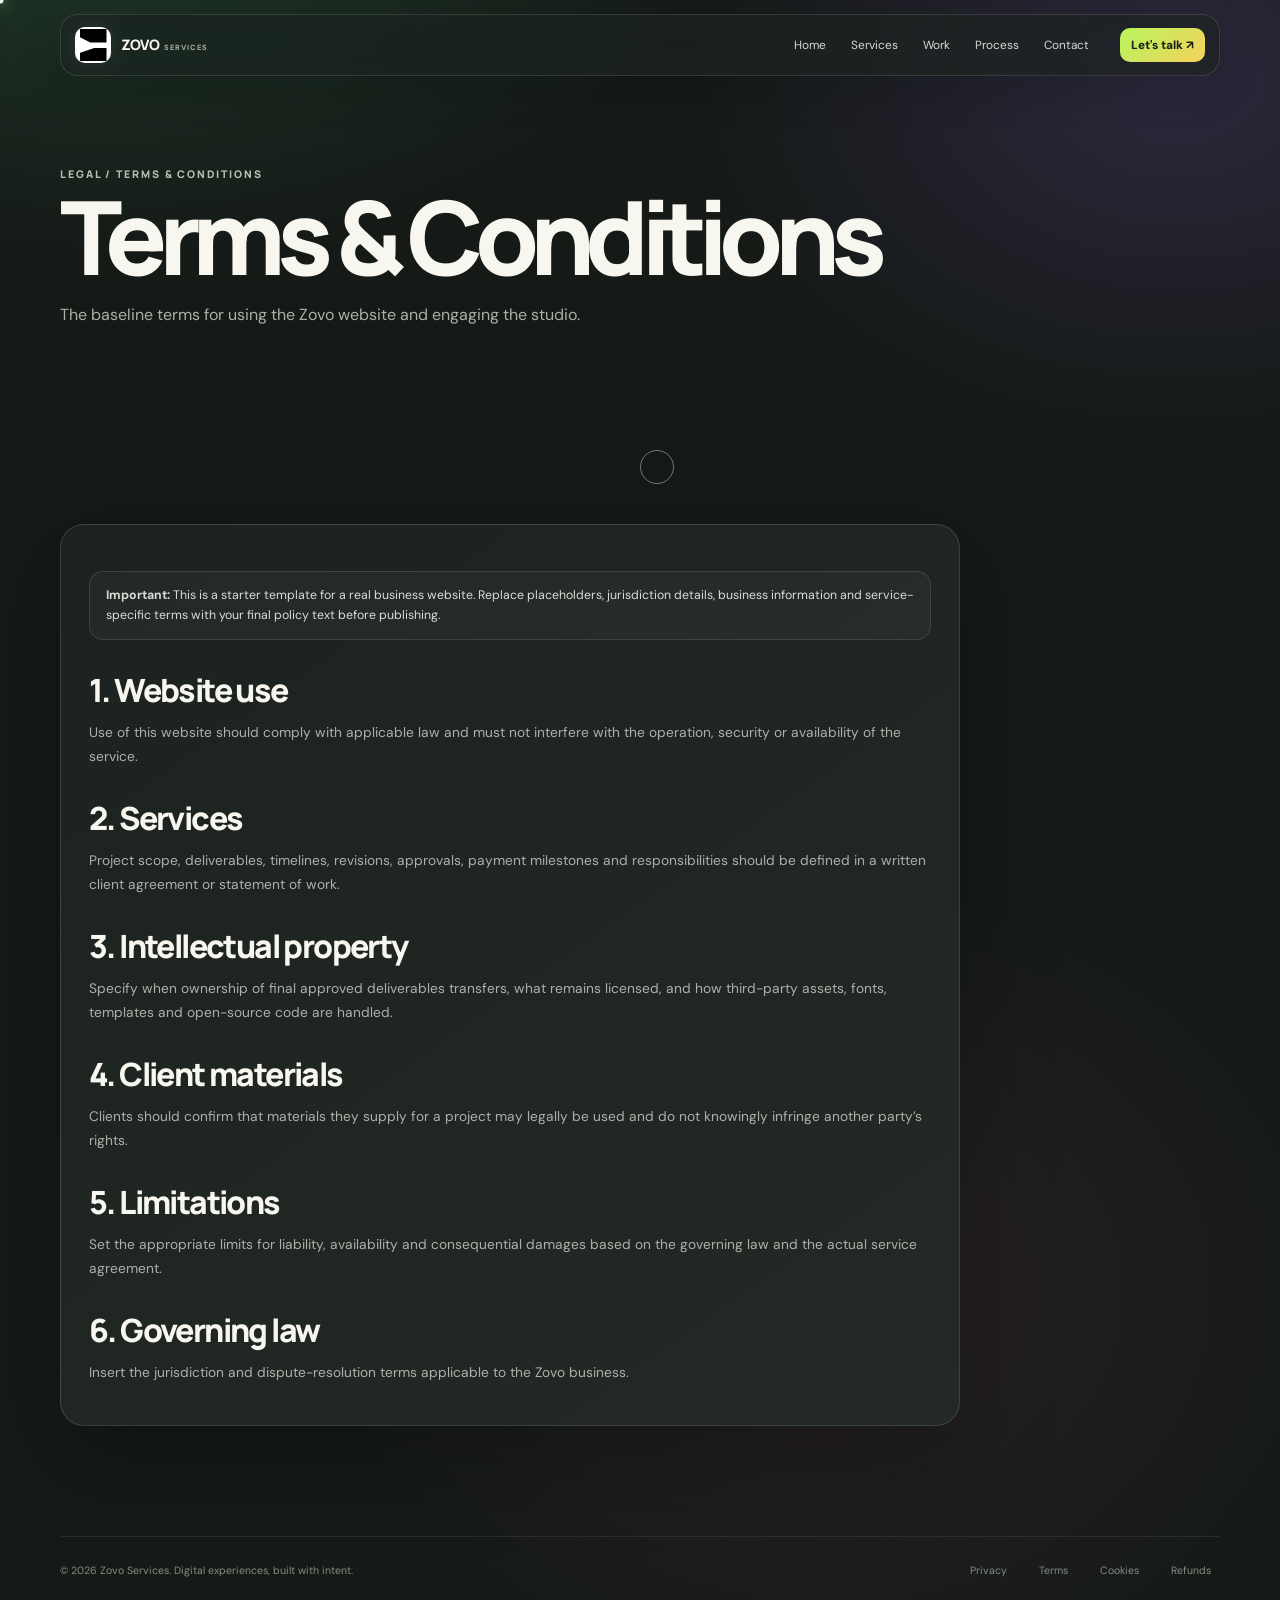
<file: terms-and-conditions.html>
<!doctype html>
<html lang="en">
<head>
<meta charset="utf-8">
<meta name="viewport" content="width=device-width,initial-scale=1,viewport-fit=cover">
<meta name="theme-color" content="#151a17">
<meta name="description" content="Zovo Services — premium websites, digital experiences and visual systems.">
<title>Zovo Services — Terms & Conditions</title>
<link rel="stylesheet" href="styles.css">
</head>
<body>
<div class="progress"><span id="progress"></span></div>
<div class="cursor-ring" id="cursorRing"></div><div class="cursor" id="cursor"></div>
<div class="toast" id="toast"></div>

<nav class="nav">
  <a class="logo" href="index.html" aria-label="Zovo Services home">
    <span class="logo-mark" aria-hidden="true"><i></i></span>
    <span class="logo-wordmark"><strong>ZOVO</strong><em>SERVICES</em></span>
  </a>
  <div class="nav-links" id="navLinks">
      <a href="index.html" class="">Home</a>
      <a href="services.html" class="">Services</a>
      <a href="work.html" class="">Work</a>
      <a href="process.html" class="">Process</a>
      <a href="contact.html" class="">Contact</a>
  </div>
  <a class="nav-cta" href="contact.html">Let's talk ↗</a>
  <button class="menu" id="menu" aria-label="Open menu"><span></span></button>
</nav>

<main id="top">

<section class="page-hero">
  <div class="reveal">
    <div class="kicker">LEGAL / TERMS & CONDITIONS</div>
    <h1>Terms & Conditions</h1>
    <p class="page-hero-copy">The baseline terms for using the Zovo website and engaging the studio.</p>
  </div>
</section>
<section class="section">
  <div class="content-card legal-wrap reveal">
    <div class="legal-note"><strong>Important:</strong> This is a starter template for a real business website. Replace placeholders, jurisdiction details, business information and service-specific terms with your final policy text before publishing.</div>

<h2>1. Website use</h2>
<p>Use of this website should comply with applicable law and must not interfere with the operation, security or availability of the service.</p>
<h2>2. Services</h2>
<p>Project scope, deliverables, timelines, revisions, approvals, payment milestones and responsibilities should be defined in a written client agreement or statement of work.</p>
<h2>3. Intellectual property</h2>
<p>Specify when ownership of final approved deliverables transfers, what remains licensed, and how third-party assets, fonts, templates and open-source code are handled.</p>
<h2>4. Client materials</h2>
<p>Clients should confirm that materials they supply for a project may legally be used and do not knowingly infringe another party’s rights.</p>
<h2>5. Limitations</h2>
<p>Set the appropriate limits for liability, availability and consequential damages based on the governing law and the actual service agreement.</p>
<h2>6. Governing law</h2>
<p>Insert the jurisdiction and dispute-resolution terms applicable to the Zovo business.</p>
</div>
</section>
</main>

<footer class="footer">
  <div class="footer-inner">
    <span>© <span id="year"></span> Zovo Services. Digital experiences, built with intent.</span>
    <div class="site-footer-links">
      <a href="privacy-policy.html">Privacy</a>
      <a href="terms-and-conditions.html">Terms</a>
      <a href="cookie-policy.html">Cookies</a>
      <a href="refund-policy.html">Refunds</a>
    </div>
  </div>
</footer>

<script src="script.js"></script>
</body>
</html>
</file>
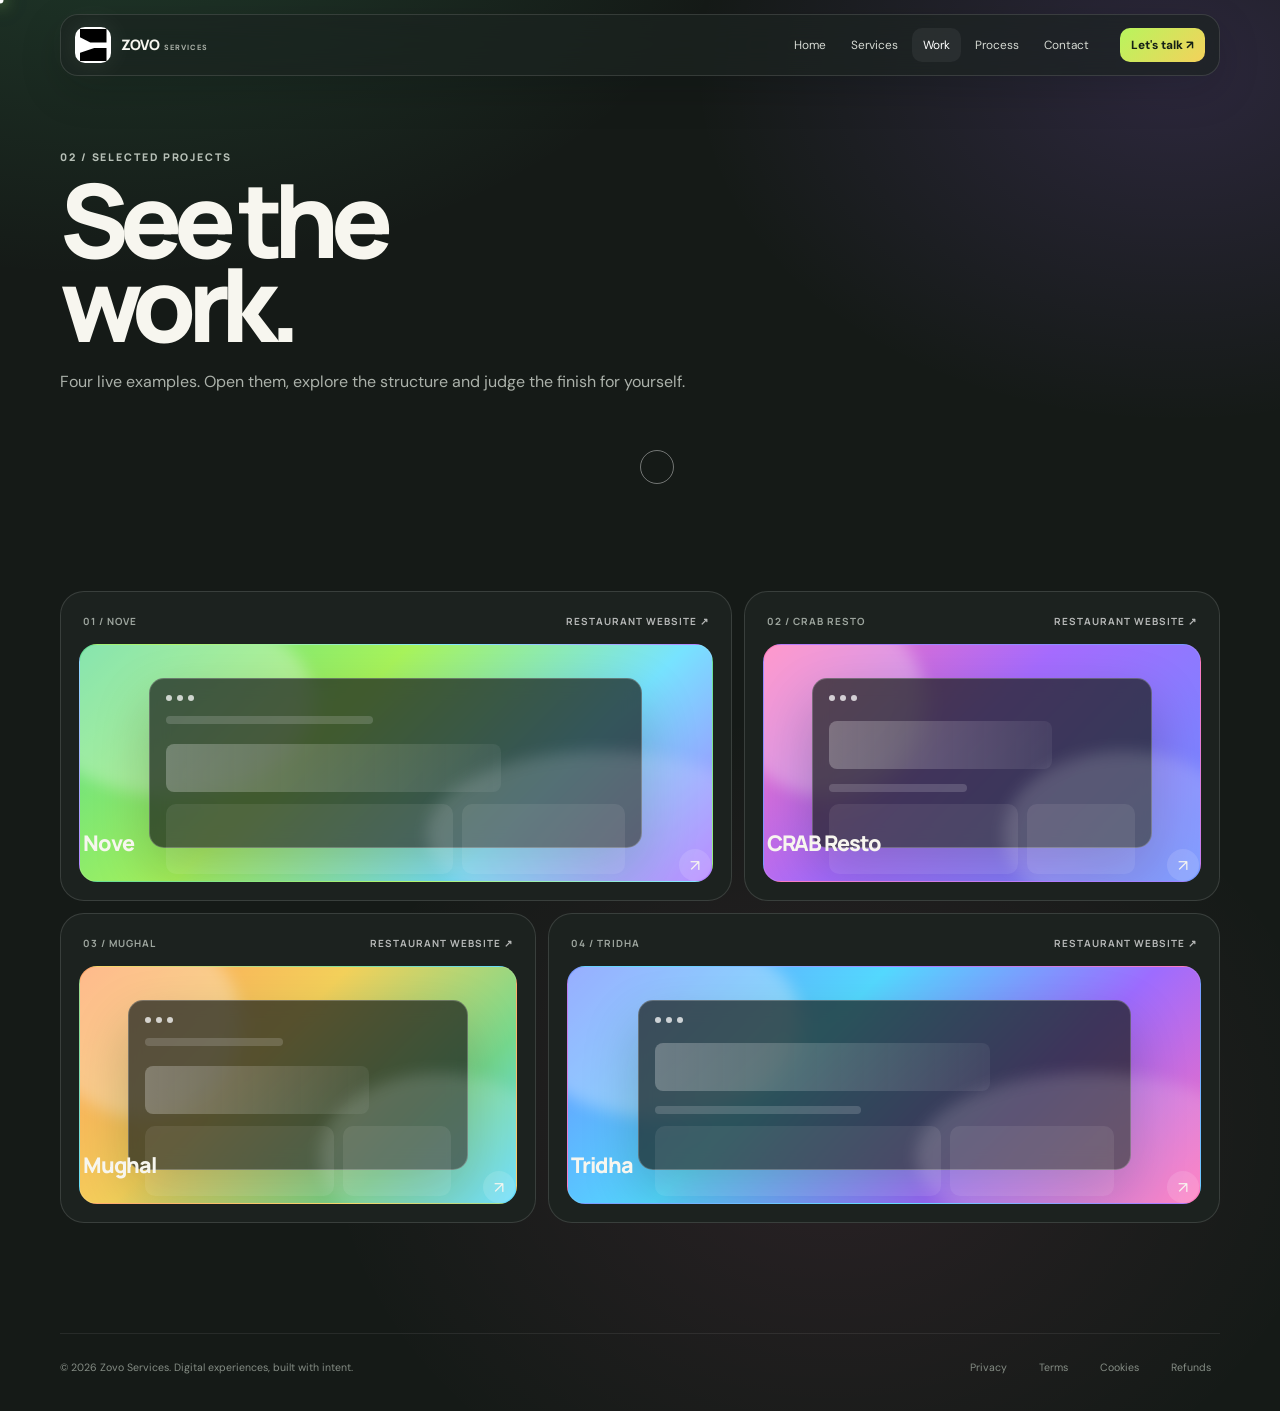
<file: work.html>
<!doctype html>
<html lang="en">
<head>
<meta charset="utf-8">
<meta name="viewport" content="width=device-width,initial-scale=1,viewport-fit=cover">
<meta name="theme-color" content="#151a17">
<meta name="description" content="Zovo Services — premium websites, digital experiences and visual systems.">
<title>Zovo Services — Selected Work</title>
<link rel="stylesheet" href="styles.css">
</head>
<body>
<div class="progress"><span id="progress"></span></div>
<div class="cursor-ring" id="cursorRing"></div><div class="cursor" id="cursor"></div>
<div class="toast" id="toast"></div>

<nav class="nav">
  <a class="logo" href="index.html" aria-label="Zovo Services home">
    <span class="logo-mark" aria-hidden="true"><i></i></span>
    <span class="logo-wordmark"><strong>ZOVO</strong><em>SERVICES</em></span>
  </a>
  <div class="nav-links" id="navLinks">
      <a href="index.html" class="">Home</a>
      <a href="services.html" class="">Services</a>
      <a href="work.html" class="page-nav-current">Work</a>
      <a href="process.html" class="">Process</a>
      <a href="contact.html" class="">Contact</a>
  </div>
  <a class="nav-cta" href="contact.html">Let's talk ↗</a>
  <button class="menu" id="menu" aria-label="Open menu"><span></span></button>
</nav>

<main id="top">

<section class="page-hero">
  <div class="reveal">
    <div class="kicker">02 / Selected projects</div>
    <h1>See the<br><span class="gradient">work.</span></h1>
    <p class="page-hero-copy">Four live examples. Open them, explore the structure and judge the finish for yourself.</p>
  </div>
</section>
<section class="section">
  <div class="work-grid">
    <a class="work reveal" data-tilt href="https://novetheitaliankitchen.com/" target="_blank" rel="noopener noreferrer">
      <div class="meta"><span>01 / Nove</span><span>Restaurant website ↗</span></div>
      <div class="visual v1"><div class="ui-window"><div class="ui-top"><i></i><i></i><i></i></div><div class="ui-line"></div><div class="ui-line big"></div><div class="ui-grid"><i></i><i></i></div></div></div>
      <h3>Nove</h3><span class="arrow">↗</span>
    </a>
    <a class="work reveal" data-tilt href="https://www.crabresto.com/" target="_blank" rel="noopener noreferrer">
      <div class="meta"><span>02 / CRAB Resto</span><span>Restaurant website ↗</span></div>
      <div class="visual v2"><div class="ui-window"><div class="ui-top"><i></i><i></i><i></i></div><div class="ui-line big"></div><div class="ui-line"></div><div class="ui-grid"><i></i><i></i></div></div></div>
      <h3>CRAB Resto</h3><span class="arrow">↗</span>
    </a>
    <a class="work reveal" data-tilt href="https://mughalrestaurant.in/" target="_blank" rel="noopener noreferrer">
      <div class="meta"><span>03 / Mughal</span><span>Restaurant website ↗</span></div>
      <div class="visual v3"><div class="ui-window"><div class="ui-top"><i></i><i></i><i></i></div><div class="ui-line"></div><div class="ui-line big"></div><div class="ui-grid"><i></i><i></i></div></div></div>
      <h3>Mughal</h3><span class="arrow">↗</span>
    </a>
    <a class="work reveal" data-tilt href="https://tridhakitchen.com/" target="_blank" rel="noopener noreferrer">
      <div class="meta"><span>04 / Tridha</span><span>Restaurant website ↗</span></div>
      <div class="visual v4"><div class="ui-window"><div class="ui-top"><i></i><i></i><i></i></div><div class="ui-line big"></div><div class="ui-line"></div><div class="ui-grid"><i></i><i></i></div></div></div>
      <h3>Tridha</h3><span class="arrow">↗</span>
    </a>
  </div>
</section>

</main>

<footer class="footer">
  <div class="footer-inner">
    <span>© <span id="year"></span> Zovo Services. Digital experiences, built with intent.</span>
    <div class="site-footer-links">
      <a href="privacy-policy.html">Privacy</a>
      <a href="terms-and-conditions.html">Terms</a>
      <a href="cookie-policy.html">Cookies</a>
      <a href="refund-policy.html">Refunds</a>
    </div>
  </div>
</footer>

<script src="script.js"></script>
</body>
</html>
</file>
<file: styles.css>
/* Shared Zovo stylesheet extracted from the supplied design and extended for multi-page navigation. */
@import url('https://fonts.googleapis.com/css2?family=DM+Sans:wght@400;500;600;700&family=Manrope:wght@500;600;700;800&display=swap');

:root{
  --bg:#151a17;
  --bg2:#1c221f;
  --bg3:#232a26;
  --surface:rgba(255,255,255,.065);
  --surface-2:rgba(255,255,255,.095);
  --line:rgba(255,255,255,.13);
  --text:#f7f6ef;
  --muted:#abb1aa;
  --lime:#b8f55d;
  --green:#55d88d;
  --cyan:#55d9ff;
  --blue:#718cff;
  --purple:#a56cff;
  --pink:#ff6db6;
  --orange:#ff9c5a;
  --yellow:#f4d15b;
  --red:#ff7070;
  --ease:cubic-bezier(.16,1,.3,1);
  --shadow:0 30px 90px rgba(7,10,9,.35);
}
*{box-sizing:border-box}
html{scroll-behavior:smooth}
body{
  margin:0;
  min-height:100vh;
  color:var(--text);
  font-family:"DM Sans",system-ui,sans-serif;
  background:
    radial-gradient(70rem 45rem at 8% -10%,rgba(85,216,141,.18),transparent 58%),
    radial-gradient(55rem 40rem at 92% 5%,rgba(165,108,255,.16),transparent 55%),
    radial-gradient(55rem 45rem at 65% 80%,rgba(255,109,182,.09),transparent 58%),
    var(--bg);
  overflow-x:hidden;
}
body:before{
  content:"";
  position:fixed;inset:0;pointer-events:none;z-index:-1;
  background:
    linear-gradient(90deg,transparent 49.9%,rgba(255,255,255,.028) 50%,transparent 50.1%),
    linear-gradient(0deg,transparent 49.9%,rgba(255,255,255,.02) 50%,transparent 50.1%);
  background-size:70px 70px;
  mask-image:linear-gradient(to bottom,rgba(0,0,0,.55),transparent 70%);
}
a{color:inherit;text-decoration:none}
button,input,textarea{font:inherit}
button{border:0}
::selection{background:rgba(184,245,93,.3);color:white}

.progress{position:fixed;left:0;top:0;width:100%;height:3px;z-index:1000;background:transparent}
.progress span{display:block;height:100%;width:0;background:linear-gradient(90deg,var(--green),var(--cyan),var(--purple),var(--pink),var(--orange),var(--yellow));box-shadow:0 0 16px rgba(184,245,93,.55)}

.nav{
  position:fixed;top:14px;left:50%;transform:translateX(-50%);
  width:min(1160px,calc(100% - 24px));
  z-index:900;
  display:flex;align-items:center;gap:20px;
  padding:12px 14px;
  border:1px solid rgba(255,255,255,.12);
  border-radius:18px;
  background:rgba(29,35,32,.72);
  backdrop-filter:blur(18px) saturate(150%);
  box-shadow:0 14px 40px rgba(8,13,10,.17);
}
.logo{display:flex;align-items:center;gap:10px;font:800 .94rem "Manrope";letter-spacing:-.04em;flex:0 0 auto}
.logo-mark{
  position:relative;isolation:isolate;flex:0 0 36px;
  width:36px;height:36px;border-radius:10px;
  background:#fff;overflow:hidden;
  box-shadow:0 0 28px rgba(255,255,255,.09);
}
.logo-mark:before,.logo-mark:after{
  content:"";position:absolute;display:block;
  width:27px;height:13.5px;background:#000;
  transition:transform .45s var(--ease),background-color .25s ease;
}
.logo-mark:before{
  top:2px;left:4.5px;z-index:2;
  clip-path:polygon(0 0,100% 0,100% 100%,40% 100%,0 60%);
}
.logo-mark:after{
  bottom:2px;right:4.5px;z-index:1;
  clip-path:polygon(60% 0,100% 0,100% 100%,0 100%,0 40%);
}
.logo-mark i{
  position:absolute;display:block;width:3.5px;height:3.5px;
  left:50%;top:50%;z-index:3;transform:translate(-50%,-50%);
  border-radius:50%;background:var(--red);
  box-shadow:0 0 9px rgba(255,112,112,.95);
  opacity:0;transition:opacity .25s ease;
}
.logo:hover .logo-mark:before{transform:translate(-2px,-2px);background:#222}
.logo:hover .logo-mark:after{transform:translate(2px,2px);background:#222}
.logo:hover .logo-mark i{opacity:1}
.logo-wordmark{display:flex;align-items:baseline;gap:5px;white-space:nowrap}
.logo-wordmark strong{font:800 .9rem/1 "Manrope";letter-spacing:-.055em;color:var(--text)}
.logo-wordmark em{font:700 .47rem/1 "DM Sans";font-style:normal;letter-spacing:.13em;color:var(--muted)}
.nav-links{display:flex;align-items:center;gap:3px;margin-left:auto}
.nav-links a,.nav-cta{
  font-size:.74rem;color:#d6dad3;padding:9px 11px;border-radius:10px;transition:.35s var(--ease);
}
.nav-links a:hover{background:rgba(255,255,255,.055);color:white}
.nav-cta{background:linear-gradient(135deg,var(--lime),var(--yellow));color:#152016!important;font-weight:800}
.nav-cta:hover{transform:translateY(-2px);box-shadow:0 10px 30px rgba(184,245,93,.22)}
.menu{display:none;margin-left:auto;width:38px;height:38px;border-radius:12px;background:rgba(255,255,255,.055);color:white}
.menu span,.menu span:before,.menu span:after{content:"";display:block;width:17px;height:1px;background:currentColor;margin:auto;position:relative}
.menu span:before{position:absolute;top:-6px}
.menu span:after{position:absolute;top:6px}

main{position:relative}
.section{width:min(1160px,calc(100% - 28px));margin:0 auto;padding:110px 0;position:relative}
.hero{
  min-height:100svh;
  display:grid;align-items:center;
  width:min(1160px,calc(100% - 28px));margin:auto;
  padding:150px 0 90px;
  position:relative;
}
.hero-grid{display:grid;grid-template-columns:1.02fr .98fr;gap:55px;align-items:center}
.eyebrow{display:inline-flex;align-items:center;gap:8px;font:800 .67rem "Manrope";letter-spacing:.17em;color:#cfd6cd}
.eyebrow b{width:7px;height:7px;border-radius:50%;background:var(--lime);box-shadow:0 0 18px rgba(184,245,93,.75)}
.hero h1{
  margin:18px 0 20px;
  font:800 clamp(4.7rem,9.4vw,9rem)/.82 "Manrope";
  letter-spacing:-.085em;
}
.hero h1 .line{display:block}
.hero h1 .gradient{
  background:linear-gradient(90deg,var(--lime) 0%,var(--cyan) 24%,var(--purple) 48%,var(--pink) 67%,var(--orange) 82%,var(--yellow) 100%);
  background-size:220% auto;
  -webkit-background-clip:text;background-clip:text;color:transparent;
  animation:spectrum 9s ease-in-out infinite;
}
.hero-copy{max-width:590px;color:var(--muted);font-size:1rem;line-height:1.65}
.actions{display:flex;gap:10px;flex-wrap:wrap;margin-top:30px}
.btn{
  position:relative;display:inline-flex;align-items:center;justify-content:center;gap:9px;
  padding:13px 17px;border-radius:13px;
  border:1px solid var(--line);font:700 .78rem "Manrope";
  overflow:hidden;transition:transform .45s var(--ease),box-shadow .45s var(--ease),border-color .3s;
}
.btn:after{
  content:"";position:absolute;top:-60%;left:-80%;width:45%;height:220%;
  background:linear-gradient(90deg,transparent,rgba(255,255,255,.48),transparent);
  transform:rotate(20deg);transition:transform .85s var(--ease);
}
.btn:hover:after{transform:translateX(400%) rotate(20deg)}
.btn:hover{transform:translateY(-3px)}
.btn.primary{background:linear-gradient(135deg,var(--lime),var(--green),var(--yellow));color:#142016;box-shadow:0 14px 40px rgba(85,216,141,.16)}
.btn.secondary{background:rgba(255,255,255,.045)}
.btn.secondary:hover{border-color:rgba(165,108,255,.4);box-shadow:0 14px 40px rgba(165,108,255,.09)}
.hero-meta{display:flex;gap:18px;flex-wrap:wrap;margin-top:30px;color:#8e968f;font-size:.68rem}
.hero-meta strong{color:#d9ddd7}

.hero-art{position:relative;min-height:530px}
.orbit{position:absolute;inset:8% 4%;border:1px solid rgba(255,255,255,.08);border-radius:50%;transform:rotate(-17deg)}
.orbit.o2{inset:16% -3%;transform:rotate(22deg);border-color:rgba(85,216,141,.13)}
.orbit.o3{inset:27% 10%;transform:rotate(61deg);border-color:rgba(244,209,91,.16)}
.core{
  position:absolute;left:50%;top:50%;transform:translate(-50%,-50%);
  width:225px;height:225px;border-radius:38px;
  background:
    radial-gradient(circle at 28% 25%,rgba(255,255,255,.8),transparent 12%),
    conic-gradient(from 210deg,var(--green),var(--cyan),var(--purple),var(--pink),var(--orange),var(--yellow),var(--green));
  padding:1px;box-shadow:0 50px 120px rgba(8,13,10,.28),0 0 70px rgba(165,108,255,.14);
  animation:coreFloat 7s ease-in-out infinite;
}
.core > div{width:100%;height:100%;border-radius:37px;background:linear-gradient(145deg,rgba(28,35,31,.92),rgba(32,38,35,.82));display:flex;align-items:flex-end;padding:22px;position:relative;overflow:hidden}
.core > div:before{content:"";position:absolute;width:140px;height:140px;right:-28px;top:-35px;border-radius:50%;background:radial-gradient(circle,var(--lime),transparent 68%);opacity:.3;filter:blur(6px)}
.core-title{font:800 1.65rem/.93 "Manrope";letter-spacing:-.065em}
.blob{
  position:absolute;border-radius:50%;filter:blur(.2px);mix-blend-mode:screen;
  box-shadow:0 15px 50px rgba(0,0,0,.13);
  animation:blob 8s ease-in-out infinite;
}
.blob b{display:block;width:100%;height:100%;border-radius:inherit}
.b1{width:70px;height:70px;left:11%;top:23%;background:radial-gradient(circle at 30% 25%,#fff,var(--cyan) 12%,var(--blue) 64%,transparent 70%);animation-delay:-2s}
.b2{width:88px;height:88px;right:6%;top:18%;background:radial-gradient(circle at 33% 22%,#fff,var(--pink) 10%,var(--purple) 66%,transparent 70%);animation-delay:-4s}
.b3{width:62px;height:62px;left:3%;bottom:17%;background:radial-gradient(circle,var(--orange),var(--yellow) 60%,transparent 70%);animation-delay:-1s}
.b4{width:76px;height:76px;right:15%;bottom:9%;background:radial-gradient(circle,var(--green),var(--lime) 52%,transparent 70%);animation-delay:-5s}
.art-label{
  position:absolute;padding:8px 10px;border-radius:11px;
  background:rgba(29,35,32,.75);border:1px solid rgba(255,255,255,.13);
  font:700 .61rem "Manrope";letter-spacing:.12em;color:#dce0da;
  backdrop-filter:blur(10px)
}
.label1{left:8%;top:8%;animation:float 5s ease-in-out infinite}
.label2{right:8%;bottom:21%;animation:float 6s ease-in-out infinite -2s}
.label3{left:17%;bottom:8%;animation:float 6.5s ease-in-out infinite -3s}

.section-head{display:flex;justify-content:space-between;align-items:end;gap:25px;margin-bottom:34px}
.kicker{font:800 .66rem "Manrope";letter-spacing:.18em;color:#b7c0b7;text-transform:uppercase}
.section-head h2{margin:8px 0 0;font:800 clamp(3rem,5vw,5rem)/.9 "Manrope";letter-spacing:-.075em}
.section-head h2 span{color:var(--lime)}
.note{max-width:390px;color:var(--muted);font-size:.84rem;line-height:1.6}

.service-layout{display:grid;grid-template-columns:.72fr 1.28fr;gap:12px}
.service-nav{display:grid;gap:7px}
.service-tab{
  text-align:left;padding:18px;border:1px solid var(--line);border-radius:16px;
  background:rgba(255,255,255,.035);color:#b7beb7;transition:.45s var(--ease)
}
.service-tab:hover{transform:translateX(6px);background:rgba(255,255,255,.055)}
.service-tab.active{background:linear-gradient(135deg,rgba(184,245,93,.11),rgba(165,108,255,.08));border-color:rgba(184,245,93,.33);color:#fff;transform:translateX(8px)}
.service-tab small{display:block;font:800 .61rem "Manrope";letter-spacing:.12em;color:#727a73}
.service-tab strong{display:block;margin-top:7px;font:800 1rem "Manrope"}
.service-panel{
  position:relative;min-height:380px;padding:28px;
  border:1px solid var(--line);border-radius:24px;overflow:hidden;
  background:
    radial-gradient(circle at 80% 16%,rgba(165,108,255,.19),transparent 24%),
    radial-gradient(circle at 17% 85%,rgba(85,216,141,.14),transparent 30%),
    var(--bg2);
  box-shadow:var(--shadow);
}
.service-panel .big-no{font:800 7rem/.7 "Manrope";letter-spacing:-.09em;color:rgba(255,255,255,.045);position:absolute;right:22px;top:22px}
.service-panel h3{font:800 2.25rem/.96 "Manrope";letter-spacing:-.065em;margin:0;max-width:480px}
.service-panel p{color:var(--muted);line-height:1.65;max-width:560px}
.feature-list{display:grid;grid-template-columns:repeat(2,minmax(0,1fr));gap:9px;margin-top:20px}
.feature{padding:12px 13px;border:1px solid rgba(255,255,255,.08);border-radius:12px;background:rgba(255,255,255,.035);font-size:.72rem;color:#d6dbd5}
.feature i{display:inline-block;width:7px;height:7px;border-radius:50%;background:var(--green);margin-right:7px;box-shadow:0 0 15px rgba(85,216,141,.55)}

.work-grid{display:grid;grid-template-columns:repeat(12,1fr);gap:12px}
.work{
  min-height:310px;position:relative;overflow:hidden;border:1px solid var(--line);border-radius:24px;
  padding:22px;background:var(--bg2);transition:transform .6s var(--ease),box-shadow .6s,border-color .4s;
}
.work:hover{transform:translateY(-8px);box-shadow:0 32px 85px rgba(8,13,10,.27);border-color:rgba(255,255,255,.22)}
.work:nth-child(1){grid-column:span 7}
.work:nth-child(2){grid-column:span 5}
.work:nth-child(3){grid-column:span 5}
.work:nth-child(4){grid-column:span 7}
.work .meta{display:flex;justify-content:space-between;color:#9da59e;font:700 .62rem "Manrope";letter-spacing:.1em;text-transform:uppercase}
.visual{
  position:absolute;inset:52px 18px 18px;border-radius:18px;overflow:hidden;
  border:1px solid rgba(255,255,255,.1);
}
.visual.v1{background:linear-gradient(135deg,#54d98c,#a8f45b 38%,#77e3ff 70%,#ac75ff)}
.visual.v2{background:linear-gradient(135deg,#ff6eb6,#a66cff 44%,#688dff)}
.visual.v3{background:linear-gradient(135deg,#ff9d5b,#f4d15b 40%,#76d98e 75%,#55d9ff)}
.visual.v4{background:linear-gradient(135deg,#6b8cff,#54d9ff 37%,#9d6cff 68%,#ff6db7)}
.visual:before,.visual:after{content:"";position:absolute;border-radius:50%;filter:blur(8px)}
.visual:before{width:45%;height:80%;left:-8%;top:-16%;background:rgba(255,255,255,.3)}
.visual:after{width:55%;height:70%;right:-10%;bottom:-15%;background:rgba(255,255,255,.16)}
.ui-window{position:absolute;inset:14% 11%;background:rgba(25,31,28,.72);border:1px solid rgba(255,255,255,.22);border-radius:15px;backdrop-filter:blur(9px);padding:16px;box-shadow:0 24px 55px rgba(8,13,10,.22)}
.ui-top{display:flex;gap:5px}.ui-top i{width:6px;height:6px;border-radius:50%;background:#fff;opacity:.75}
.ui-line{height:8px;border-radius:8px;background:rgba(255,255,255,.16);margin-top:15px;width:45%}
.ui-line.big{height:48px;width:73%;background:linear-gradient(90deg,rgba(255,255,255,.26),rgba(255,255,255,.06));margin-top:20px}
.ui-grid{display:grid;grid-template-columns:1.4fr .8fr;gap:9px;margin-top:12px}.ui-grid i{height:70px;border-radius:10px;background:rgba(255,255,255,.08)}
.work h3{position:absolute;bottom:22px;left:22px;z-index:2;font:800 1.35rem "Manrope";letter-spacing:-.05em}
.work .arrow{position:absolute;right:20px;bottom:19px;z-index:2;width:32px;height:32px;border-radius:50%;background:rgba(255,255,255,.12);display:grid;place-items:center;transition:.4s}
.work:hover .arrow{transform:rotate(-45deg);background:#fff;color:#1a231c}

.marquee{overflow:hidden;border-block:1px solid rgba(255,255,255,.09);background:rgba(255,255,255,.028)}
.track{display:flex;gap:26px;width:max-content;padding:17px 0;animation:marquee 24s linear infinite}
.track span{font:800 .64rem "Manrope";letter-spacing:.17em;color:#b8beb8}
.track b{color:var(--lime);font-size:.75rem}
.process{display:grid;grid-template-columns:.7fr 1.3fr;gap:12px}
.process-list{display:grid;gap:7px}
.step{
  display:grid;grid-template-columns:45px 1fr auto;align-items:center;gap:10px;
  padding:16px 17px;border:1px solid var(--line);border-radius:16px;background:rgba(255,255,255,.035);
  color:#b5bcb5;transition:.45s var(--ease)
}
.step:hover{transform:translateX(5px)}
.step.active{background:linear-gradient(135deg,rgba(85,216,141,.11),rgba(244,209,91,.08));border-color:rgba(85,216,141,.28);color:#fff}
.step .num{font:800 .65rem "Manrope";color:var(--lime)}
.step strong{font:800 .9rem "Manrope"}
.step em{font-style:normal;color:#777e77}
.process-stage{min-height:430px;padding:28px;border:1px solid var(--line);border-radius:24px;background:linear-gradient(145deg,var(--bg2),var(--bg3));position:relative;overflow:hidden}
.process-stage:before{content:"";position:absolute;width:340px;height:340px;right:-100px;top:-110px;border-radius:50%;background:radial-gradient(circle,rgba(165,108,255,.24),transparent 67%);filter:blur(12px)}
.process-stage h3{font:800 clamp(2.4rem,4vw,4rem)/.9 "Manrope";letter-spacing:-.07em;max-width:640px;margin:0}
.process-stage p{color:var(--muted);max-width:580px;line-height:1.65}
.stage-tags{display:flex;flex-wrap:wrap;gap:8px;margin-top:22px}
.stage-tags span{padding:8px 10px;border-radius:999px;border:1px solid rgba(255,255,255,.1);font:700 .6rem "Manrope";background:rgba(255,255,255,.035)}
.stage-number{position:absolute;right:24px;bottom:18px;font:800 7rem/.7 "Manrope";color:rgba(255,255,255,.045)}

.cta{
  padding:80px 0 105px;
}
.cta-card{
  position:relative;overflow:hidden;padding:54px;border:1px solid rgba(255,255,255,.14);border-radius:30px;
  background:
    radial-gradient(circle at 15% 25%,rgba(85,216,141,.16),transparent 27%),
    radial-gradient(circle at 90% 78%,rgba(255,109,182,.13),transparent 28%),
    linear-gradient(135deg,rgba(255,255,255,.06),rgba(255,255,255,.03));
  box-shadow:var(--shadow)
}
.cta-card:after{content:"";position:absolute;inset:-40% -10% auto;height:120px;background:linear-gradient(90deg,transparent,rgba(255,255,255,.08),transparent);transform:rotate(-8deg);animation:scan 7s linear infinite}
.cta-grid{display:grid;grid-template-columns:1.2fr .8fr;gap:40px;align-items:end}
.cta h2{font:800 clamp(3.5rem,7vw,7rem)/.83 "Manrope";letter-spacing:-.085em;margin:0}
.cta p{color:var(--muted);max-width:520px;line-height:1.6}
.contact-box{padding:22px;border:1px solid rgba(255,255,255,.1);border-radius:18px;background:rgba(20,27,23,.45)}
.contact-box label{display:block;font:800 .62rem "Manrope";letter-spacing:.12em;color:#99a199;margin-bottom:7px}
.field{width:100%;padding:12px 13px;border:1px solid rgba(255,255,255,.1);border-radius:11px;background:rgba(255,255,255,.045);color:#fff;outline:none;margin-bottom:10px}
.field:focus{border-color:rgba(184,245,93,.45);box-shadow:0 0 0 3px rgba(184,245,93,.07)}
textarea.field{min-height:100px;resize:vertical}
.contact-box .btn{width:100%}

.footer{width:min(1160px,calc(100% - 28px));margin:auto;padding:0 0 30px}
.footer-inner{display:flex;justify-content:space-between;align-items:center;gap:20px;padding-top:20px;border-top:1px solid rgba(255,255,255,.08);color:#858d85;font-size:.66rem}
.footer-links{display:flex;gap:14px}.footer-links a:hover{color:#fff}

.reveal{opacity:0;transform:translateY(30px) scale(.985);filter:blur(8px);transition:opacity .85s var(--ease),transform .95s var(--ease),filter .85s var(--ease)}
.reveal.in{opacity:1;transform:none;filter:none}
[data-tilt]{transform-style:preserve-3d;transition:transform .18s ease}
.glow-text{animation:glow 3s ease-in-out infinite alternate}

.cursor,.cursor-ring{
  position:fixed;left:0;top:0;pointer-events:none;z-index:1200;border-radius:50%;transform:translate3d(-50%,-50%,0)
}
.cursor{width:7px;height:7px;background:#fff;box-shadow:0 0 15px var(--lime),0 0 32px rgba(85,217,255,.35)}
.cursor-ring{width:34px;height:34px;border:1px solid rgba(255,255,255,.4);transition:width .25s var(--ease),height .25s var(--ease),border-color .25s,background .25s}
.cursor.hover{width:10px;height:10px}
.cursor-ring.hover{width:54px;height:54px;border-color:rgba(184,245,93,.75);background:rgba(184,245,93,.06)}
.cursor.click{width:15px;height:15px}.cursor-ring.click{width:70px;height:70px;border-color:#fff}

.toast{position:fixed;right:18px;bottom:18px;z-index:1100;padding:11px 13px;border:1px solid rgba(255,255,255,.13);background:rgba(28,35,31,.92);border-radius:12px;color:#e9eee7;font-size:.72rem;transform:translateY(20px);opacity:0;pointer-events:none;transition:.4s var(--ease);backdrop-filter:blur(12px)}
.toast.show{opacity:1;transform:none}

.modal-backdrop{position:fixed;inset:0;display:none;align-items:center;justify-content:center;z-index:1005;background:rgba(14,20,16,.8);backdrop-filter:blur(18px);padding:18px}
.modal-backdrop.show{display:flex}
.modal{width:min(760px,100%);max-height:85vh;overflow:auto;border:1px solid rgba(255,255,255,.13);border-radius:24px;background:var(--bg2);padding:26px;box-shadow:0 45px 120px rgba(0,0,0,.4)}
.modal-top{display:flex;justify-content:space-between;gap:20px;align-items:start}
.modal h3{font:800 2rem "Manrope";letter-spacing:-.06em;margin:0}
.close{width:38px;height:38px;border-radius:12px;background:rgba(255,255,255,.055);color:#fff}
.modal p,.modal li{color:var(--muted);font-size:.82rem;line-height:1.7}
.modal ul{padding-left:18px}

@keyframes spectrum{0%,100%{background-position:0% 50%}50%{background-position:100% 50%}}
@keyframes coreFloat{0%,100%{transform:translate(-50%,-50%) rotate(-5deg)}50%{transform:translate(-50%,-54%) rotate(4deg)}}
@keyframes blob{0%,100%{transform:translate3d(0,0,0) scale(1)}50%{transform:translate3d(8px,-14px,0) scale(1.08)}}
@keyframes float{0%,100%{transform:translateY(0)}50%{transform:translateY(-8px)}}
@keyframes marquee{to{transform:translateX(-50%)}}
@keyframes glow{from{text-shadow:0 0 0 rgba(184,245,93,0)}to{text-shadow:0 0 25px rgba(184,245,93,.18)}}
@keyframes scan{to{transform:translateX(110%) rotate(-8deg)}}

@media(max-width:900px){
  .hero-grid,.service-layout,.process,.cta-grid{grid-template-columns:1fr}
  .hero-art{min-height:410px;max-width:680px;margin:0 auto;width:100%}
  .work:nth-child(1),.work:nth-child(2),.work:nth-child(3),.work:nth-child(4){grid-column:span 6}
}
@media(max-width:680px){
  .nav{top:9px;width:calc(100% - 18px)}
  .logo-wordmark em{display:none}
  .nav-links{position:absolute;left:8px;right:8px;top:58px;padding:8px;display:none;flex-direction:column;align-items:stretch;background:rgba(28,35,31,.97);border:1px solid var(--line);border-radius:15px}
  .nav-links.open{display:flex}
  .nav-links a{text-align:center;padding:12px}
  .nav-cta{display:none}.menu{display:grid;place-items:center}
  .section{padding:82px 0}
  .hero{padding-top:130px}
  .hero h1{font-size:clamp(3.9rem,18vw,6.2rem)}
  .hero-art{min-height:330px}
  .core{width:160px;height:160px;border-radius:28px}.core>div{border-radius:27px;padding:17px}.core-title{font-size:1.2rem}
  .b1{width:47px;height:47px}.b2{width:58px;height:58px}.b3{width:43px;height:43px}.b4{width:50px;height:50px}
  .art-label{font-size:.52rem}
  .section-head{display:block}.note{margin-top:15px}
  .feature-list{grid-template-columns:1fr}
  .work:nth-child(1),.work:nth-child(2),.work:nth-child(3),.work:nth-child(4){grid-column:span 12}
  .work{min-height:285px}
  .cta-card{padding:30px}.footer-inner{flex-direction:column;align-items:flex-start}
}
@media (pointer:coarse),(max-width:900px){
  .cursor,.cursor-ring{display:none!important}
}
@media(prefers-reduced-motion:reduce){
  html{scroll-behavior:auto}
  .track,.core,.blob,.gradient,.glow-text,.cta-card:after{animation:none!important}
  .reveal{opacity:1!important;transform:none!important;filter:none!important;transition:none!important}
}

.work{display:block;color:inherit;cursor:pointer}
.work .meta span:last-child{color:rgba(255,255,255,.68)}

/* --- Multi-page additions --- */
.page-hero{
  min-height:46svh;
  display:grid;
  align-items:end;
  width:min(1160px,calc(100% - 28px));
  margin:auto;
  padding:150px 0 70px;
  position:relative;
}
.page-hero h1{
  margin:14px 0 0;
  font:800 clamp(4rem,8vw,8rem)/.82 "Manrope";
  letter-spacing:-.085em;
}
.page-hero-copy{
  max-width:650px;color:var(--muted);font-size:1rem;line-height:1.7;margin-top:22px;
}
.page-nav-current{
  color:#fff!important;
  background:rgba(255,255,255,.055);
}
.content-grid{
  display:grid;grid-template-columns:repeat(2,minmax(0,1fr));gap:12px;
}
.content-card{
  padding:28px;border:1px solid var(--line);border-radius:24px;
  background:linear-gradient(145deg,var(--bg2),var(--bg3));
  box-shadow:var(--shadow);
}
.content-card h3{font:800 1.7rem/.98 "Manrope";letter-spacing:-.06em;margin:0 0 12px}
.content-card p,.content-card li{color:var(--muted);line-height:1.7;font-size:.84rem}
.content-card ul{padding-left:20px}
.legal-wrap{max-width:900px}
.legal-wrap h2{font:800 2rem/1 "Manrope";letter-spacing:-.05em;margin:34px 0 10px}
.legal-wrap h3{font:800 1.15rem "Manrope";margin:26px 0 8px}
.legal-wrap p,.legal-wrap li{color:var(--muted);font-size:.86rem;line-height:1.75}
.legal-wrap ul{padding-left:22px}
.legal-note{
  margin:18px 0 28px;padding:14px 16px;border:1px solid rgba(255,255,255,.11);
  border-radius:14px;background:rgba(255,255,255,.035);color:#d8ddd7;font-size:.77rem;line-height:1.6
}
.site-footer-links{display:flex;gap:14px;flex-wrap:wrap}
.site-footer-links a{padding:7px 9px;border-radius:9px}
.site-footer-links a:hover{background:rgba(255,255,255,.055);color:#fff}
.status-pill{
  display:inline-flex;align-items:center;gap:7px;margin-top:20px;padding:8px 11px;border-radius:999px;
  border:1px solid rgba(184,245,93,.22);background:rgba(184,245,93,.07);font:700 .62rem "Manrope";color:#dce9d5
}
.status-pill i{width:6px;height:6px;border-radius:50%;background:var(--lime);box-shadow:0 0 14px rgba(184,245,93,.7)}
@media(max-width:680px){
  .page-hero{padding-top:125px;min-height:42svh;padding-bottom:52px}
  .page-hero h1{font-size:clamp(3.5rem,17vw,6rem)}
  .content-grid{grid-template-columns:1fr}
}
</file>
